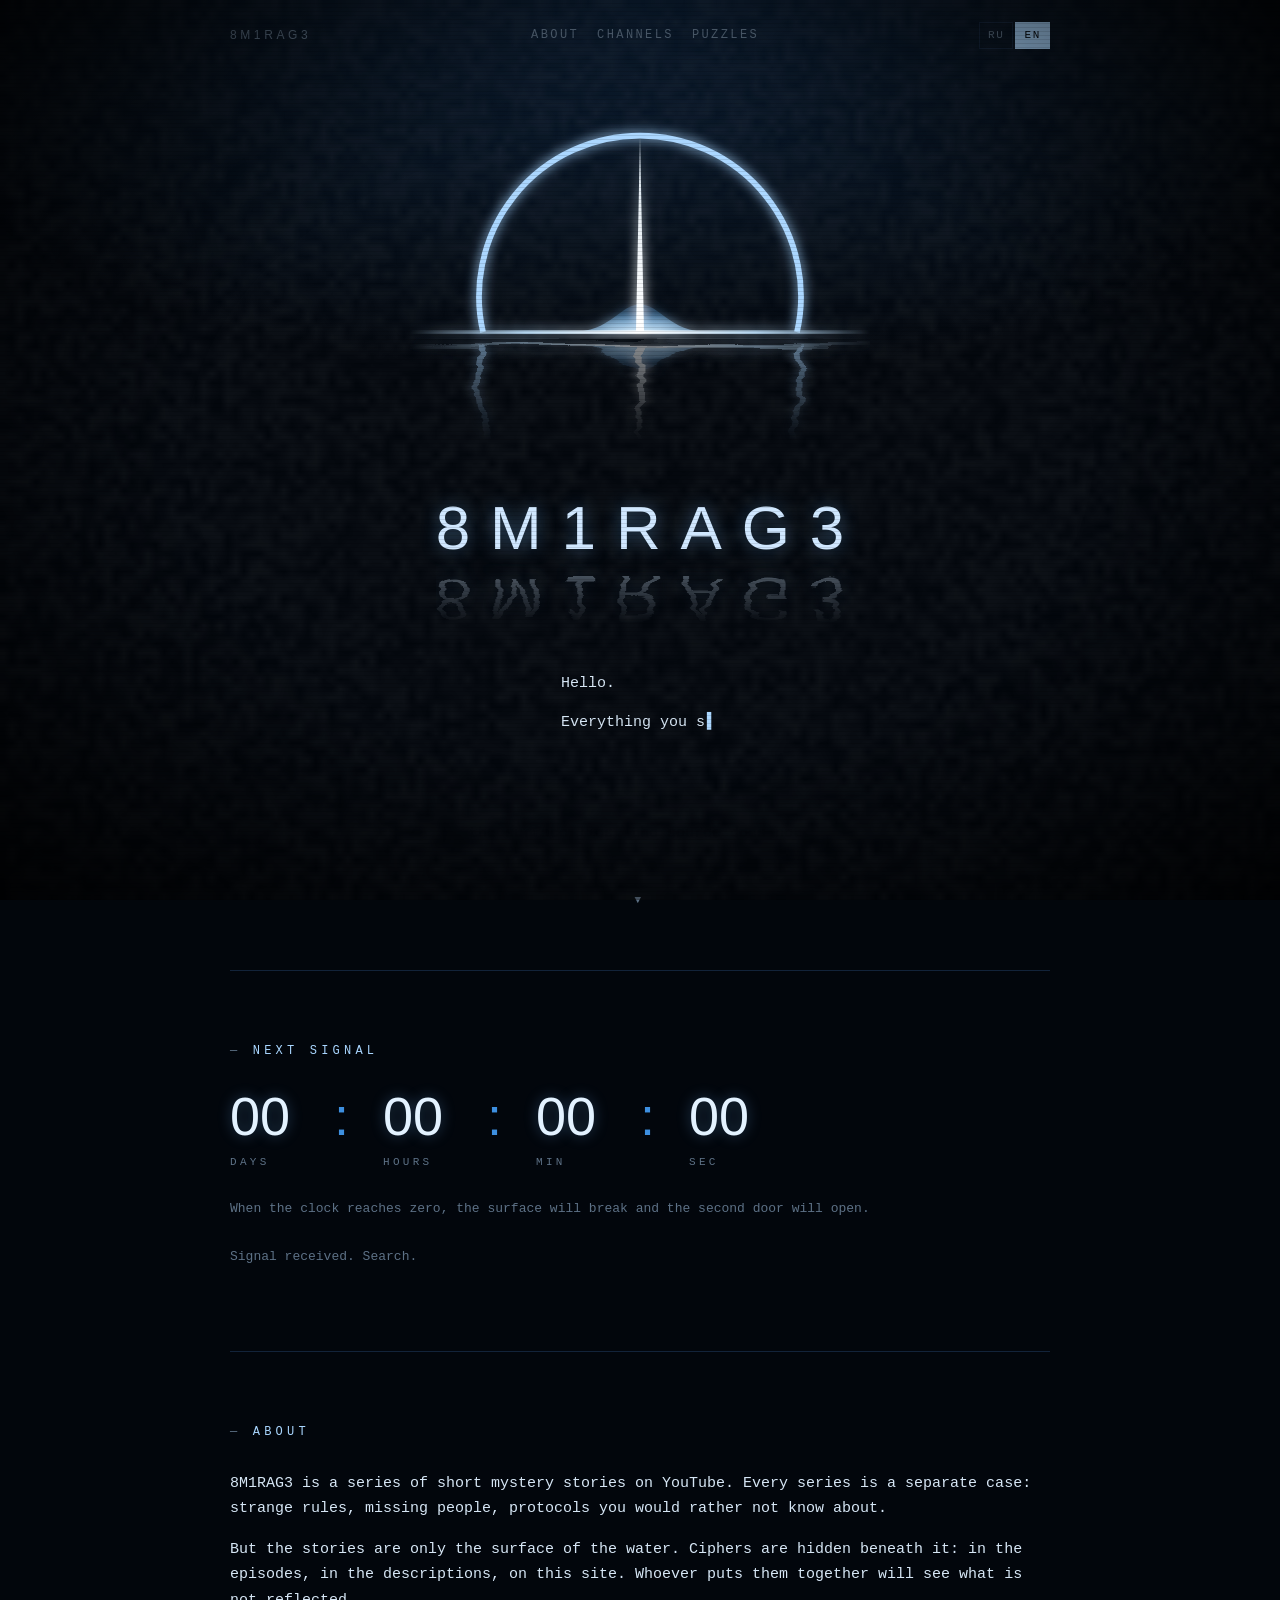
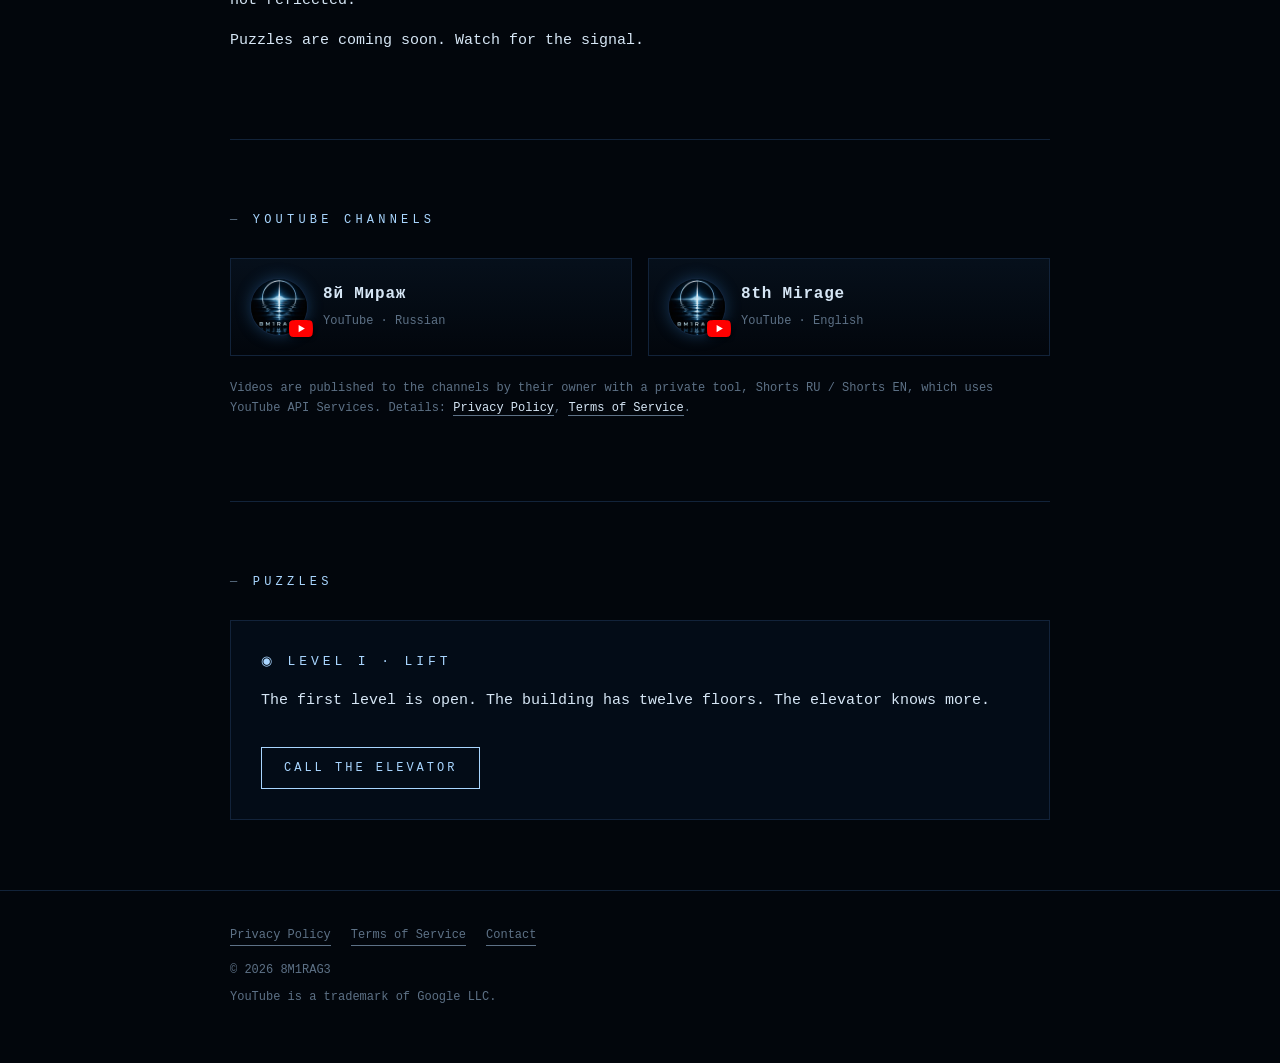
<file: index.html>
<!doctype html>
<html lang="en" data-lang="en">
<head>
<meta charset="utf-8">
<meta name="viewport" content="width=device-width, initial-scale=1">
<meta http-equiv="Content-Security-Policy" content="default-src 'self'; script-src 'self' https://gc.zgo.at; style-src 'self' 'unsafe-inline' https://fonts.googleapis.com; font-src https://fonts.gstatic.com; img-src 'self' data: https://*.goatcounter.com; connect-src 'self' https://*.goatcounter.com; base-uri 'self'; form-action 'self'; object-src 'none'">
<meta name="referrer" content="strict-origin-when-cross-origin">
<title data-ru="8M1RAG3" data-en="8M1RAG3">8M1RAG3</title>
<meta name="description" content="8M1RAG3 — mystery short stories on YouTube, ciphers and puzzles.">
<meta property="og:title" content="8M1RAG3">
<meta property="og:description" content="Everything you see is a reflection.">
<meta property="og:image" content="poster.webp">
<link rel="icon" href="mirage.svg" type="image/svg+xml">
<link rel="preconnect" href="https://fonts.googleapis.com">
<link rel="stylesheet" href="https://fonts.googleapis.com/css2?family=IBM+Plex+Mono:wght@400;700&family=Michroma&display=swap">
<link rel="stylesheet" href="style.css">
</head>
<body>
<!--
  [base64]
-->
<svg class="svgdefs" aria-hidden="true">
  <filter id="water" x="-5%" y="-20%" width="110%" height="140%">
    <feTurbulence type="fractalNoise" baseFrequency="0.006 0.08" numOctaves="2" seed="3" result="n">
      <animate attributeName="baseFrequency" dur="10s" values="0.006 0.08;0.01 0.12;0.006 0.08" repeatCount="indefinite"/>
    </feTurbulence>
    <feDisplacementMap in="SourceGraphic" in2="n" scale="16" xChannelSelector="R" yChannelSelector="G"/>
  </filter>
</svg>
<canvas id="noise"></canvas>
<div class="scanlines"></div>
<div class="vignette"></div>

<div class="wrap">
  <header class="top">
    <a class="home-link" href="index.html">8M1RAG3</a>
    <nav>
      <a href="#about"><span data-l="ru">О проекте</span><span data-l="en">About</span></a>
      <a href="#channels"><span data-l="ru">Каналы</span><span data-l="en">Channels</span></a>
      <a href="puzzles.html"><span data-l="ru">Загадки</span><span data-l="en">Puzzles</span></a>
    </nav>
    <div class="lang"><button data-set="ru">RU</button><button data-set="en">EN</button></div>
  </header>

  <section class="hero">
    <div class="mark">
      <img class="real" src="mirage.svg" alt="8M1RAG3">
      <img class="reflect" src="mirage.svg" alt="" aria-hidden="true">
    </div>
    <h1 class="word">8M1RAG3</h1>
    <div class="word reflect" aria-hidden="true">8M1RAG3</div>

    <template data-msg="ru">
      <p>Здравствуй.</p>
      <p>Всё, что ты видишь, — лишь отражение. Правда лежит по другую сторону.</p>
      <p>Мы ищем тех, кто умеет отличить одно от другого.</p>
      <p>Удачи.</p>
    </template>
    <template data-msg="en">
      <p>Hello.</p>
      <p>Everything you see is only a reflection. The truth lies on the other side.</p>
      <p>We are looking for those who can tell one from the other.</p>
      <p>Good luck.</p>
    </template>
    <div class="message" data-typed></div>
    <p class="void">the surface lies. the source does not.</p>
    <div class="scroll-hint">▼</div>
  </section>

  <section id="signal">
    <h2><span data-l="ru">Следующий сигнал</span><span data-l="en">Next signal</span></h2>
    <div class="countdown">
      <div class="cell"><div class="num" data-d>00</div><div class="lbl"><span data-l="ru">дней</span><span data-l="en">days</span></div></div>
      <div class="sep">:</div>
      <div class="cell"><div class="num" data-h>00</div><div class="lbl"><span data-l="ru">часов</span><span data-l="en">hours</span></div></div>
      <div class="sep">:</div>
      <div class="cell"><div class="num" data-m>00</div><div class="lbl"><span data-l="ru">минут</span><span data-l="en">min</span></div></div>
      <div class="sep">:</div>
      <div class="cell"><div class="num" data-s>00</div><div class="lbl"><span data-l="ru">секунд</span><span data-l="en">sec</span></div></div>
    </div>
    <p class="signal-note">
      <span data-l="ru">Когда счётчик дойдёт до нуля, поверхность дрогнет и откроется вторая дверь.</span>
      <span data-l="en">When the clock reaches zero, the surface will break and the second door will open.</span>
    </p>
    <p class="signal-note signal-live" hidden>
      <span data-l="ru">Сигнал получен. Ищи.</span>
      <span data-l="en">Signal received. Search.</span>
    </p>
  </section>

  <section id="about">
    <h2><span data-l="ru">О проекте</span><span data-l="en">About</span></h2>
    <div data-l="ru">
      <p>8M1RAG3 — это короткие мистические истории на YouTube. Каждый сериал — отдельное дело: странные правила, пропавшие люди, протоколы, о которых лучше не знать.</p>
      <p>Но истории — только поверхность воды. Под ней спрятаны шифры: в сериях, в описаниях, на этом сайте. Тот, кто соберёт их вместе, увидит то, что не отражается.</p>
      <p>Скоро здесь появятся загадки. Следи за сигналом.</p>
    </div>
    <div data-l="en">
      <p>8M1RAG3 is a series of short mystery stories on YouTube. Every series is a separate case: strange rules, missing people, protocols you would rather not know about.</p>
      <p>But the stories are only the surface of the water. Ciphers are hidden beneath it: in the episodes, in the descriptions, on this site. Whoever puts them together will see what is not reflected.</p>
      <p>Puzzles are coming soon. Watch for the signal.</p>
    </div>
  </section>

  <section id="channels">
    <h2><span data-l="ru">Каналы на YouTube</span><span data-l="en">YouTube channels</span></h2>
    <div class="channels">
      <a class="channel" href="https://www.youtube.com/channel/UC3V9OMhAj-2E0dM-iH7ePkg" target="_blank" rel="noopener">
        <span class="ava"><img src="avatar-ru.jpg" alt="8й Мираж"><svg class="yt" viewBox="0 0 28 20" aria-label="YouTube"><path fill="#FF0000" d="M27.4 3.1A3.5 3.5 0 0 0 25 .6C22.8 0 14 0 14 0S5.2 0 3 .6A3.5 3.5 0 0 0 .6 3.1C0 5.3 0 10 0 10s0 4.7.6 6.9A3.5 3.5 0 0 0 3 19.4c2.2.6 11 .6 11 .6s8.8 0 11-.6a3.5 3.5 0 0 0 2.4-2.5c.6-2.2.6-6.9.6-6.9s0-4.7-.6-6.9Z"/><path fill="#fff" d="m11.2 14.3 7.3-4.3-7.3-4.3v8.6Z"/></svg></span>
        <span><b>8й Мираж</b><small><span data-l="ru">YouTube · на русском</span><span data-l="en">YouTube · Russian</span></small></span>
      </a>
      <a class="channel" href="https://www.youtube.com/channel/UCgP9jRkaAJPh_b6TvErUX9g" target="_blank" rel="noopener">
        <span class="ava"><img src="avatar-en.jpg" alt="8th Mirage"><svg class="yt" viewBox="0 0 28 20" aria-label="YouTube"><path fill="#FF0000" d="M27.4 3.1A3.5 3.5 0 0 0 25 .6C22.8 0 14 0 14 0S5.2 0 3 .6A3.5 3.5 0 0 0 .6 3.1C0 5.3 0 10 0 10s0 4.7.6 6.9A3.5 3.5 0 0 0 3 19.4c2.2.6 11 .6 11 .6s8.8 0 11-.6a3.5 3.5 0 0 0 2.4-2.5c.6-2.2.6-6.9.6-6.9s0-4.7-.6-6.9Z"/><path fill="#fff" d="m11.2 14.3 7.3-4.3-7.3-4.3v8.6Z"/></svg></span>
        <span><b>8th Mirage</b><small><span data-l="ru">YouTube · на английском</span><span data-l="en">YouTube · English</span></small></span>
      </a>
    </div>
    <p class="yt-note">
      <span data-l="ru">Видео публикуются на каналах владельцем с помощью собственного инструмента Shorts RU / Shorts EN, который использует YouTube API Services. Подробнее: <a href="privacy.html">Политика конфиденциальности</a>, <a href="terms.html">Условия использования</a>.</span>
      <span data-l="en">Videos are published to the channels by their owner with a private tool, Shorts RU / Shorts EN, which uses YouTube API Services. Details: <a href="privacy.html">Privacy Policy</a>, <a href="terms.html">Terms of Service</a>.</span>
    </p>
  </section>

  <section id="puzzles">
    <h2><span data-l="ru">Загадки</span><span data-l="en">Puzzles</span></h2>
    <div class="gate">
      <div class="status"><span data-l="ru">УРОВЕНЬ I · ЛИФТ</span><span data-l="en">LEVEL I · LIFT</span></div>
      <p><span data-l="ru">Первый уровень открыт. В доме двенадцать этажей. Лифт знает больше.</span><span data-l="en">The first level is open. The building has twelve floors. The elevator knows more.</span></p>
      <a class="btn" href="lift.html"><span data-l="ru">Вызвать лифт</span><span data-l="en">Call the elevator</span></a>
    </div>
  </section>
</div>

<footer>
  <div class="wrap">
    <div class="links">
      <a href="privacy.html"><span data-l="ru">Политика конфиденциальности</span><span data-l="en">Privacy Policy</span></a>
      <a href="terms.html"><span data-l="ru">Условия использования</span><span data-l="en">Terms of Service</span></a>
      <a href="mailto:cciccaddaa.33.01@gmail.com"><span data-l="ru">Связь</span><span data-l="en">Contact</span></a>
    </div>
    <p>© 2026 8M1RAG3</p>
    <p><span data-l="ru">YouTube является товарным знаком Google LLC.</span><span data-l="en">YouTube is a trademark of Google LLC.</span></p>
  </div>
</footer>

<script src="site.js"></script>
</body>
</html>
</file>
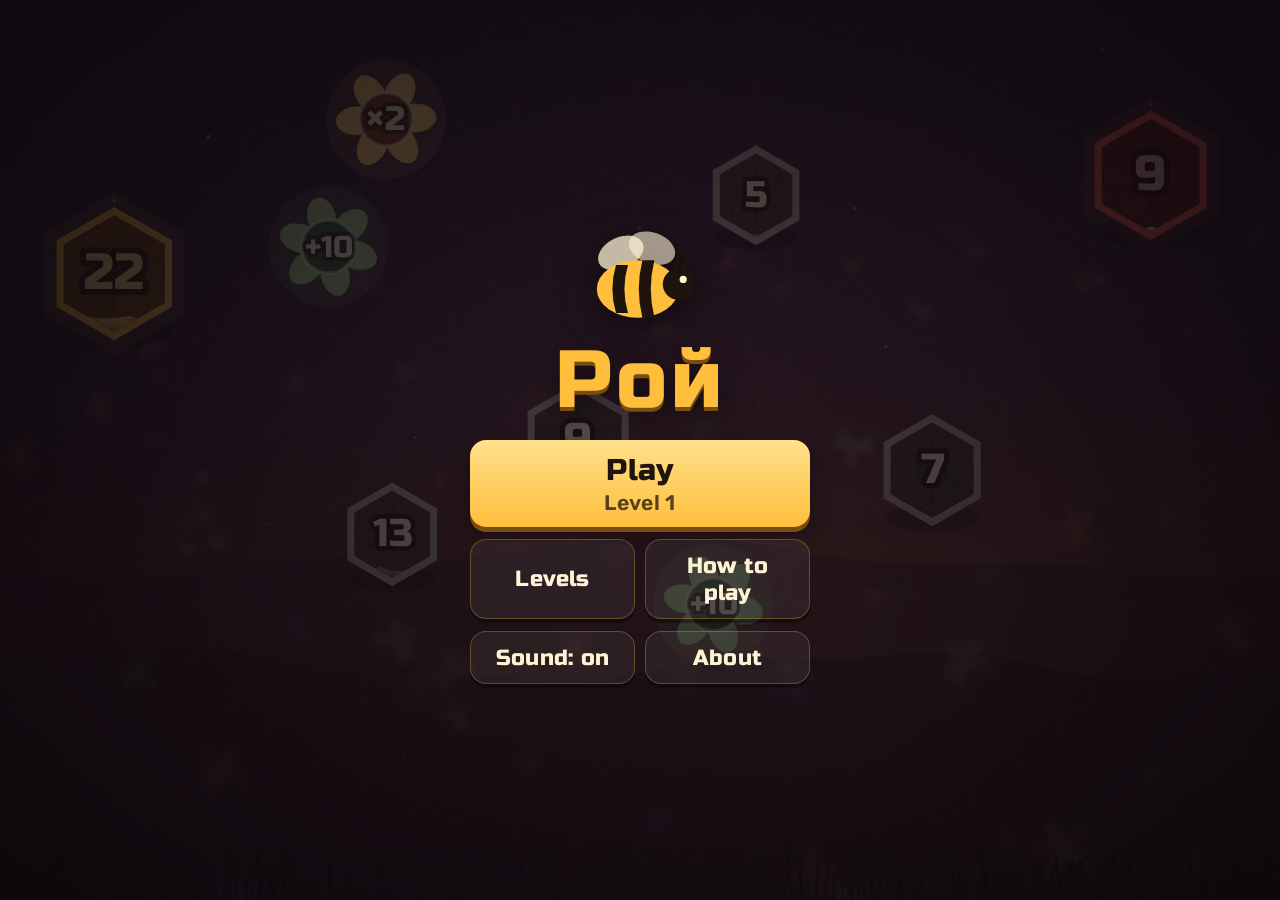
<file: roy/index.html>
<!doctype html>
<html lang="ru">
<head>
<meta charset="utf-8">
<meta name="viewport" content="width=device-width, initial-scale=1, maximum-scale=1, user-scalable=no, viewport-fit=cover">
<meta name="theme-color" content="#1b1120">
<meta name="format-detection" content="telephone=no">
<link rel="manifest" href="manifest.webmanifest">
<link rel="icon" type="image/png" sizes="192x192" href="icons/icon-192.png">
<link rel="apple-touch-icon" href="icons/apple-touch-icon.png">
<meta name="apple-mobile-web-app-capable" content="yes">
<meta name="mobile-web-app-capable" content="yes">
<meta name="apple-mobile-web-app-status-bar-style" content="black-translucent">
<meta name="apple-mobile-web-app-title" content="Рой">
<title>Рой</title>
<style>
@font-face{font-family:'Rubik';font-style:normal;font-weight:300 900;font-display:swap;src:url(fonts/Rubik-cyrillic.woff2) format('woff2');unicode-range:U+0301, U+0400-045F, U+0490-0491, U+04B0-04B1, U+2116;}
@font-face{font-family:'Rubik';font-style:normal;font-weight:300 900;font-display:swap;src:url(fonts/Rubik-latin-ext.woff2) format('woff2');unicode-range:U+0100-02BA, U+02BD-02C5, U+02C7-02CC, U+02CE-02D7, U+02DD-02FF, U+0304, U+0308, U+0329, U+1D00-1DBF, U+1E00-1E9F, U+1EF2-1EFF, U+2020, U+20A0-20AB, U+20AD-20C4, U+2113, U+2C60-2C7F, U+A720-A7FF;}
@font-face{font-family:'Rubik';font-style:normal;font-weight:300 900;font-display:swap;src:url(fonts/Rubik-latin.woff2) format('woff2');unicode-range:U+0000-00FF, U+0131, U+0152-0153, U+02BB-02BC, U+02C6, U+02DA, U+02DC, U+0304, U+0308, U+0329, U+2000-206F, U+20AC, U+2122, U+2191, U+2193, U+2212, U+2215, U+FEFF, U+FFFD;}
@font-face{font-family:'Russo One';font-style:normal;font-weight:400;font-display:swap;src:url(fonts/RussoOne-cyrillic.woff2) format('woff2');unicode-range:U+0301, U+0400-045F, U+0490-0491, U+04B0-04B1, U+2116;}
@font-face{font-family:'Russo One';font-style:normal;font-weight:400;font-display:swap;src:url(fonts/RussoOne-latin-ext.woff2) format('woff2');unicode-range:U+0100-02BA, U+02BD-02C5, U+02C7-02CC, U+02CE-02D7, U+02DD-02FF, U+0304, U+0308, U+0329, U+1D00-1DBF, U+1E00-1E9F, U+1EF2-1EFF, U+2020, U+20A0-20AB, U+20AD-20C4, U+2113, U+2C60-2C7F, U+A720-A7FF;}
@font-face{font-family:'Russo One';font-style:normal;font-weight:400;font-display:swap;src:url(fonts/RussoOne-latin.woff2) format('woff2');unicode-range:U+0000-00FF, U+0131, U+0152-0153, U+02BB-02BC, U+02C6, U+02DA, U+02DC, U+0304, U+0308, U+0329, U+2000-206F, U+20AC, U+2122, U+2191, U+2193, U+2212, U+2215, U+FEFF, U+FFFD;}
:root{
  color-scheme:dark;
  --bg:#1b1120; --bg2:#2a1824; --warm:#4a2a18;
  --amber:#ffbf3c; --amber-hi:#ffe08a; --amber-deep:#7a4c0e;
  --coral:#ff5f4f; --coral-deep:#6a1d18;
  --violet:#b27dff; --grey:#b9ad9f;
  --sage:#9fd08a; --sage-deep:#2f5a33;
  --cream:#fff3d6; --ink:#1e130d;
  --panel:rgba(32,19,16,.9); --panel-line:rgba(255,191,60,.28);
  --font-display:"Russo One","Arial Black",Impact,sans-serif;
  --font-body:Rubik,"Trebuchet MS","Segoe UI",Roboto,sans-serif;
  --sat:env(safe-area-inset-top,0px); --sab:env(safe-area-inset-bottom,0px);
  --sal:max(16px,env(safe-area-inset-left,0px)); --sar:max(16px,env(safe-area-inset-right,0px));
  --ui:clamp(14px,1.2vmin + 10px,21px);
  /* round action buttons (abilities, send share); stays above the 48dp touch minimum */
  --btnD:clamp(64px,6.5vmin + 33px,82px);
}
*{box-sizing:border-box}
html,body{height:100%;margin:0;padding:0;overflow:hidden;background:var(--bg);overscroll-behavior:none}
body{position:fixed;inset:0;touch-action:none;user-select:none;-webkit-user-select:none;-webkit-touch-callout:none;-webkit-tap-highlight-color:transparent;
  font-family:var(--font-body);font-size:var(--ui);color:var(--cream)}
button{font:inherit;color:inherit;-webkit-tap-highlight-color:transparent;touch-action:manipulation}
#cv{position:fixed;inset:0;width:100%;height:100%;display:block;touch-action:none}
.hide{display:none!important}

/* HUD */
#hud{position:fixed;top:0;left:0;right:0;z-index:3;display:flex;align-items:center;gap:12px;pointer-events:none;
  padding:calc(var(--sat) + 8px) var(--sar) 8px var(--sal);background:linear-gradient(to bottom,rgba(18,10,14,.78),rgba(18,10,14,0))}
.ibtn{pointer-events:auto;flex:none;width:clamp(44px,5vmin + 24px,58px);height:clamp(44px,5vmin + 24px,58px);border-radius:14px;border:1px solid var(--panel-line);background:var(--panel);
  color:var(--amber);display:grid;place-items:center;cursor:pointer;transition:transform .08s}
.ibtn:active{transform:scale(.92)}
.ibtn svg{width:46%;height:46%}
.hinfo{display:flex;flex-direction:column;line-height:1.1;min-width:0}
#hLevel{font-family:var(--font-display);font-size:1.12em;color:var(--amber);white-space:nowrap;text-shadow:0 2px 0 rgba(0,0,0,.4)}
#hTime{font-size:.9em;opacity:.85;white-space:nowrap;font-variant-numeric:tabular-nums}
#hTime.over{color:var(--coral);opacity:.9}
#bar{flex:1;min-width:60px;height:14px;border-radius:8px;overflow:hidden;display:flex;background:rgba(0,0,0,.4);box-shadow:inset 0 0 0 1px rgba(0,0,0,.4)}
#bar i{display:block;height:100%;transition:width .35s ease}
#barP{background:linear-gradient(var(--amber-hi),var(--amber))}
#barH{background:var(--violet)}
#barE{background:var(--coral)}

/* ability bar */
#dock{position:fixed;z-index:3;left:50%;transform:translateX(-50%);bottom:calc(var(--sab) + 8px);width:calc(100% - 24px);display:flex;flex-direction:column;align-items:center;gap:8px;pointer-events:none}
#dockRow{display:flex;align-items:center;justify-content:center;gap:12px;min-height:var(--btnD);width:100%}
/* the send-share button sits at the right; a matching spacer on the left keeps the abilities centred */
#dockRow::before{content:"";flex:none;width:var(--sendW)}
#dockMid{flex:1;min-width:0;display:flex;flex-wrap:wrap;align-items:center;justify-content:center;gap:12px}
#bSend{--sendW:var(--btnD);pointer-events:auto;flex:none;width:var(--sendW);height:var(--sendW);border-radius:50%;cursor:pointer;padding:0;
  border:2px solid var(--amber);background:radial-gradient(circle at 50% 35%,#4a2c14,#24150d);color:var(--cream);
  display:flex;flex-direction:column;align-items:center;justify-content:center;box-shadow:0 4px 12px rgba(0,0,0,.4);transition:transform .08s}
#bSend b{font-family:var(--font-display);font-size:1.15em;line-height:1;color:var(--amber-hi)}
#bSend small{font-size:.6em;margin-top:2px;opacity:.85}
#bSend:active{transform:scale(.92)}
#bSend:focus-visible{outline:3px solid var(--amber-hi);outline-offset:2px}
#dockRow{--sendW:var(--btnD)}
#abbar{display:flex;gap:clamp(10px,2vmin,18px)}
.ab{pointer-events:auto;position:relative;width:var(--btnD);height:var(--btnD);border-radius:50%;border:0;cursor:pointer;padding:0;
  background:radial-gradient(circle,#2d1b12 0 62%,transparent 63%),conic-gradient(var(--amber) calc(var(--p,1) * 1turn),rgba(255,255,255,.12) 0);
  display:flex;flex-direction:column;align-items:center;justify-content:center;transition:transform .08s,filter .2s;box-shadow:0 4px 12px rgba(0,0,0,.4)}
.ab svg{width:40%;height:40%;margin-top:-4px}
.ab b{font-weight:600;font-size:.62em;margin-top:1px;white-space:nowrap}
.ab:active{transform:scale(.92)}
.ab.cool{filter:saturate(.3) brightness(.8)}
.ab.armed{box-shadow:0 0 0 3px var(--amber-hi),0 0 22px rgba(255,191,60,.7);animation:armed .8s ease-in-out infinite alternate}
@keyframes armed{to{transform:scale(1.08)}}
@media (orientation:landscape) and (max-height:560px){
  #dock{left:auto;transform:none;right:var(--sar);top:calc(var(--sat) + 64px);bottom:calc(var(--sab) + 8px);width:clamp(150px,22vw,200px);justify-content:center}
  #dockRow{flex-direction:column;min-height:0;gap:8px;--sendW:58px}
  #dockRow::before{display:none}
  #dockMid{flex:none;flex-direction:column;gap:8px}
  #abbar{flex-direction:column;gap:8px}
  .ab{width:58px;height:58px}
}

#bX2{pointer-events:auto;max-width:260px;line-height:1.15;font-size:.9em;white-space:nowrap}
#tip{width:min(360px,100%);padding:10px 14px;border-radius:14px;
  background:var(--panel);border:1px solid rgba(159,208,138,.4);text-align:center;line-height:1.35;font-size:.92em;pointer-events:none;transition:opacity .6s}
#tip.fade{opacity:0}
@media (orientation:landscape) and (max-height:560px){ #tip{font-size:.8em;padding:8px 10px} }
#toast{position:fixed;z-index:4;left:50%;top:calc(var(--sat) + 74px);transform:translate(-50%,-8px);padding:8px 14px;border-radius:12px;background:var(--panel);
  border:1px solid var(--panel-line);font-weight:600;opacity:0;pointer-events:none;transition:opacity .2s,transform .2s;white-space:nowrap}
#toast.show{opacity:1;transform:translate(-50%,0)}

/* buttons */
.btn{display:flex;flex-direction:column;align-items:center;justify-content:center;gap:2px;width:100%;min-height:50px;padding:12px 18px;border-radius:16px;border:0;cursor:pointer;
  font-family:var(--font-display);font-size:1.08em;letter-spacing:.01em;background:linear-gradient(var(--amber-hi),var(--amber));color:var(--ink);
  box-shadow:0 5px 0 var(--amber-deep),0 8px 18px rgba(0,0,0,.35);transition:transform .08s,box-shadow .08s}
.btn:active{transform:translateY(3px);box-shadow:0 2px 0 var(--amber-deep),0 4px 10px rgba(0,0,0,.35)}
.btn.sec{background:rgba(255,243,214,.06);color:var(--cream);border:1px solid var(--panel-line);box-shadow:0 4px 0 rgba(0,0,0,.35)}
.btn.sec:active{box-shadow:0 1px 0 rgba(0,0,0,.35)}
.btn.rw{width:auto;min-height:44px;padding:10px 16px;font-size:.92em;background:linear-gradient(#bff0a6,var(--sage));box-shadow:0 4px 0 var(--sage-deep),0 8px 18px rgba(0,0,0,.35)}
.btn small{font-family:var(--font-body);font-size:.7em;font-weight:600;opacity:.75}
.row{display:flex;gap:10px;width:100%}

/* screens */
.scr{position:fixed;inset:0;z-index:10;display:none;align-items:center;justify-content:center;
  padding:calc(var(--sat) + 12px) var(--sar) calc(var(--sab) + 12px) var(--sal)}
.scr.show{display:flex;animation:fadein .25s ease-out}
@keyframes fadein{from{opacity:0}}
.modal{background:rgba(12,6,12,.6)}
.card{width:min(360px,100%);max-height:100%;overflow:auto;padding:24px 20px 20px;border-radius:22px;text-align:center;display:flex;flex-direction:column;gap:12px;align-items:center;
  background:linear-gradient(165deg,#3d2617,#231427 75%);border:1px solid var(--panel-line);box-shadow:0 24px 60px rgba(0,0,0,.55);animation:pop .3s cubic-bezier(.2,1.4,.5,1)}
@keyframes pop{from{transform:scale(.85);opacity:0}}
.card h2{margin:0;font:1.7em/1.1 var(--font-display);color:var(--amber)}
.card.lose h2{color:var(--coral)}
.card p{margin:0;opacity:.85;line-height:1.35}
.badge{font-family:var(--font-display);font-size:.8em;padding:5px 12px;border-radius:99px;background:var(--sage);color:var(--ink)}
#iIcon{width:110px;height:110px}
#iSvg{width:84px;height:84px;color:var(--amber)}
#iSvg svg{width:100%;height:100%}

#sMenu{background:radial-gradient(ellipse at 50% 45%,rgba(24,14,22,.72),rgba(12,7,12,.9))}
.menuwrap{width:min(340px,100%);display:flex;flex-direction:column;align-items:center;gap:12px}
.logo{display:flex;flex-direction:column;align-items:center;margin-bottom:6px}
.logo svg{width:clamp(90px,16vmin,150px);height:auto;animation:bob 2.4s ease-in-out infinite;filter:drop-shadow(0 8px 16px rgba(0,0,0,.5))}
@keyframes bob{50%{transform:translateY(-8px) rotate(-3deg)}}
.logo h1{margin:4px 0 0;font:clamp(48px,9vmin,84px)/1 var(--font-display);color:var(--amber);letter-spacing:.04em;text-shadow:0 4px 0 var(--amber-deep),0 10px 30px rgba(0,0,0,.5)}
.btn.big{min-height:68px;font-size:1.45em}
@media (orientation:landscape) and (max-height:560px){
  .menuwrap{width:min(560px,100%);display:grid;grid-template-columns:1fr 1fr;align-items:center;gap:10px 18px}
  .logo{grid-row:1 / span 3}
  .card{padding:16px;gap:8px}
  .card h2{font-size:1.4em}
}

.panel{flex-direction:column;justify-content:flex-start;background:linear-gradient(rgba(20,12,16,.94),rgba(27,17,32,.97));gap:10px}
.panel header{width:min(560px,100%);display:flex;align-items:center;gap:12px;flex:none}
.panel header h2{margin:0;font:1.4em var(--font-display);color:var(--amber);flex:1}
.scroll{touch-action:pan-y;overflow-y:auto;-webkit-overflow-scrolling:touch;overscroll-behavior:contain;width:min(560px,100%);flex:1;min-height:0;scrollbar-width:thin;scrollbar-color:rgba(255,191,60,.35) transparent}
.scroll::-webkit-scrollbar{width:6px}.scroll::-webkit-scrollbar-thumb{background:rgba(255,191,60,.35);border-radius:3px}
#lvStars{font-family:var(--font-display);color:var(--amber-hi);white-space:nowrap}

.grid{display:grid;grid-template-columns:repeat(4,1fr);gap:6px 4px;padding:6px 6px 60px}
.cell{position:relative;aspect-ratio:1/0.9;border:0;padding:0;cursor:pointer;background:none}
.cell:nth-child(4n+2),.cell:nth-child(4n+4){transform:translateY(50%)}
.cell .hx{position:absolute;inset:0;clip-path:polygon(25% 2%,75% 2%,100% 50%,75% 98%,25% 98%,0 50%);background:linear-gradient(160deg,var(--amber-hi),var(--amber) 55%,#d48c1c);
  display:flex;flex-direction:column;align-items:center;justify-content:center;color:var(--ink);transition:transform .1s}
.cell:active .hx{transform:scale(.92)}
.cell .num{font:clamp(18px,3.4vmin + 6px,28px)/1 var(--font-display)}
.cell .st{display:flex;gap:1px;margin-top:3px}
.cell .st svg{width:clamp(10px,1.6vmin + 4px,15px);height:auto}
.cell.locked .hx{background:linear-gradient(160deg,#4d4038,#2f2622);color:rgba(255,243,214,.35)}
.cell.cur .hx{background:linear-gradient(160deg,#fff4c4,var(--amber-hi) 60%,var(--amber));box-shadow:none;animation:cur 1.2s ease-in-out infinite alternate}
@keyframes cur{to{filter:brightness(1.15)}}

.stars{display:flex;gap:10px;justify-content:center;height:64px;align-items:flex-end}
.stars svg{width:54px;height:54px;transform:scale(0);transition:transform .35s cubic-bezier(.2,1.8,.5,1)}
.stars svg:nth-child(2){width:64px;height:64px}
.stars svg.on{transform:scale(1)}
#wList{list-style:none;margin:0;padding:0;font-size:.9em;text-align:left;display:flex;flex-direction:column;gap:4px}
#wList li{opacity:.55}#wList li.ok{opacity:1}
#wList li::before{content:'✗';display:inline-block;width:1.4em;color:var(--coral)}
#wList li.ok::before{content:'✓';color:var(--sage)}

.hitem{display:flex;gap:12px;align-items:flex-start;padding:10px 4px;border-bottom:1px solid rgba(255,191,60,.12)}
.hitem canvas,.hitem .sv{flex:none;width:52px;height:52px;color:var(--amber)}
.hitem .sv svg{width:100%;height:100%}
.hitem h3{margin:0 0 2px;font:1em var(--font-display);color:var(--amber-hi)}
.hitem p{margin:0;line-height:1.35;opacity:.88;font-size:.92em}
.hsec{font:1.05em var(--font-display);color:var(--amber);margin:16px 4px 2px}
#licText{white-space:pre-wrap;font:12px/1.4 ui-monospace,Consolas,monospace;background:rgba(0,0,0,.3);padding:12px;border-radius:10px;margin:10px 0 40px;opacity:.85;user-select:text;-webkit-user-select:text}
.about p{line-height:1.45}

#curtain{position:fixed;inset:0;z-index:20;pointer-events:none;opacity:0;background:radial-gradient(circle at 50% 50%,#3d2617,#120a10);transition:opacity .22s}
#curtain.on{opacity:1;pointer-events:auto}
@media (prefers-reduced-motion:reduce){*{animation-duration:.01s!important;transition-duration:.01s!important}}
</style>
<script>window.__sdkPromise = Promise.resolve(false);</script>
</head>
<body>
<canvas id="cv"></canvas>

<div id="hud" class="hide">
  <button id="bPause" class="ibtn" type="button" data-i18n-label="paused"><svg viewBox="0 0 24 24" fill="currentColor"><rect x="5" y="4" width="5" height="16" rx="1.5"/><rect x="14" y="4" width="5" height="16" rx="1.5"/></svg></button>
  <div class="hinfo"><div id="hLevel"></div><div id="hTime"></div></div>
  <div id="bar"><i id="barP"></i><i id="barH"></i><i id="barE"></i></div>
</div>

<div id="dock" class="hide">
  <div id="tip" class="hide"></div>
  <div id="dockRow">
  <div id="dockMid">
  <button id="bX2" class="btn rw hide" type="button" data-i18n="rw_x2"></button>
  <div id="abbar">
  <button class="ab" id="ab_honey" type="button"><svg viewBox="0 0 24 24" fill="#ffbf3c"><path d="M12 2c3 4.5 6 8 6 11.5A6 6 0 0 1 6 13.5C6 10 9 6.5 12 2z"/><path d="M9.5 14a2.5 2.5 0 0 0 2.5 2.5" stroke="#fff3d6" stroke-width="1.6" fill="none" stroke-linecap="round"/></svg><b data-i18n="ab_honey"></b></button>
  <button class="ab" id="ab_boost" type="button"><svg viewBox="0 0 24 24" fill="#ffe08a"><path d="M13 2L4 14h6l-1 8 9-12h-6z"/></svg><b data-i18n="ab_boost"></b></button>
  <button class="ab" id="ab_smoke" type="button"><svg viewBox="0 0 24 24" fill="#d8cfc4"><circle cx="8" cy="14" r="5"/><circle cx="15" cy="11" r="6"/><circle cx="17" cy="17" r="4"/></svg><b data-i18n="ab_smoke"></b></button>
  </div>
  </div>
  <button id="bSend" type="button"><b id="bSendPct">50%</b><small data-i18n="send"></small></button>
  </div>
</div>
<div id="toast"></div>

<section id="sMenu" class="scr">
  <div class="menuwrap">
    <div class="logo">
      <svg viewBox="0 0 120 100" aria-hidden="true">
        <ellipse cx="44" cy="30" rx="20" ry="13" fill="#fff3d6" opacity=".75" transform="rotate(-25 44 30)"/>
        <ellipse cx="70" cy="26" rx="20" ry="13" fill="#fff3d6" opacity=".6" transform="rotate(20 70 26)"/>
        <ellipse cx="58" cy="60" rx="34" ry="24" fill="#ffbf3c"/>
        <path d="M40 40 q-6 20 0 40 h10 q-6 -20 0 -40z M62 36 q-6 24 0 48 h10 q-6 -24 0 -48z" fill="#1e130d"/>
        <circle cx="92" cy="56" r="13" fill="#1e130d"/>
        <circle cx="96" cy="52" r="3" fill="#fff3d6"/>
        <path d="M24 60 l-12 2 l12 4z" fill="#1e130d"/>
        <path d="M96 44 q4 -12 12 -14 M90 44 q0 -12 6 -18" stroke="#1e130d" stroke-width="3" fill="none" stroke-linecap="round"/>
      </svg>
      <h1 data-title></h1>
    </div>
    <button id="mPlay" class="btn big" type="button"><span data-i18n="play"></span><small id="mLvl"></small></button>
    <div class="row"><button id="mLevels" class="btn sec" type="button" data-i18n="levels"></button><button id="mHow" class="btn sec" type="button" data-i18n="howto"></button></div>
    <div class="row"><button id="mSound" class="btn sec" type="button"></button><button id="mAbout" class="btn sec" type="button" data-i18n="about"></button></div>
  </div>
</section>

<section id="sLevels" class="scr panel">
  <header><button id="lvBack" class="ibtn" type="button" data-i18n-label="back"><svg viewBox="0 0 24 24" fill="none" stroke="currentColor" stroke-width="3" stroke-linecap="round" stroke-linejoin="round"><path d="M15 5l-7 7 7 7"/></svg></button><h2 data-i18n="levels"></h2><span id="lvStars"></span></header>
  <div id="lvGrid" class="scroll grid"></div>
</section>

<section id="sPause" class="scr modal"><div class="card">
  <h2 data-i18n="paused"></h2>
  <button id="pResume" class="btn" type="button" data-i18n="resume"></button>
  <div class="row"><button id="pRestart" class="btn sec" type="button" data-i18n="restart"></button><button id="pLevels" class="btn sec" type="button" data-i18n="levels"></button></div>
  <div class="row"><button id="pHow" class="btn sec" type="button" data-i18n="howto"></button><button id="pSound" class="btn sec" type="button"></button></div>
</div></section>

<section id="sWin" class="scr modal"><div class="card">
  <h2 data-i18n="win"></h2>
  <div class="stars" id="wStars"></div>
  <ul id="wList"></ul>
  <p id="wTime"></p>
  <button id="wNext" class="btn" type="button" data-i18n="next"></button>
  <div class="row"><button id="wRetry" class="btn sec" type="button" data-i18n="retry"></button><button id="wLevels" class="btn sec" type="button" data-i18n="levels"></button></div>
</div></section>

<section id="sLose" class="scr modal"><div class="card lose">
  <h2 data-i18n="lose"></h2>
  <p data-i18n="lose_text"></p>
  <button id="lCont" class="btn rw" type="button" data-i18n="rw_continue"></button>
  <button id="lRetry" class="btn" type="button" data-i18n="retry"></button>
  <button id="lLevels" class="btn sec" type="button" data-i18n="levels"></button>
</div></section>

<section id="sIntro" class="scr modal"><div class="card">
  <div class="badge" data-i18n="new"></div>
  <canvas id="iIcon" width="220" height="220"></canvas>
  <div id="iSvg" class="hide"></div>
  <h2 id="iTitle"></h2>
  <p id="iText"></p>
  <button id="iOk" class="btn" type="button" data-i18n="got_it"></button>
</div></section>

<section id="sHelp" class="scr panel">
  <header><button id="hBack" class="ibtn" type="button" data-i18n-label="back"><svg viewBox="0 0 24 24" fill="none" stroke="currentColor" stroke-width="3" stroke-linecap="round" stroke-linejoin="round"><path d="M15 5l-7 7 7 7"/></svg></button><h2 data-i18n="howto"></h2></header>
  <div id="helpBody" class="scroll"></div>
</section>

<section id="sAbout" class="scr panel">
  <header><button id="aBack" class="ibtn" type="button" data-i18n-label="back"><svg viewBox="0 0 24 24" fill="none" stroke="currentColor" stroke-width="3" stroke-linecap="round" stroke-linejoin="round"><path d="M15 5l-7 7 7 7"/></svg></button><h2 data-i18n="about"></h2></header>
  <div class="scroll about">
    <p><b data-title></b> — <span data-i18n="about_text"></span></p>
    <h3 class="hsec" data-i18n="about_fonts"></h3>
    <p>Russo One © 2011–2012 Jovanny Lemonad<br>Rubik © 2015 The Rubik Project Authors</p>
    <p data-i18n="about_lic"></p>
    <button id="aLic" class="btn sec" type="button" data-i18n="show_lic"></button>
    <pre id="licText" class="hide"></pre>
  </div>
</section>

<div id="curtain"></div>

<script src="license.js"></script>
<script src="platform.js"></script>
<script src="i18n.js"></script>
<script src="audio.js"></script>
<script src="game.js"></script>
<script>
if ('serviceWorker' in navigator && (location.protocol === 'https:' || location.hostname === 'localhost')) {
  window.addEventListener('load', function () { navigator.serviceWorker.register('sw.js').catch(function () {}); });
}
</script>
</body>
</html>
</file>
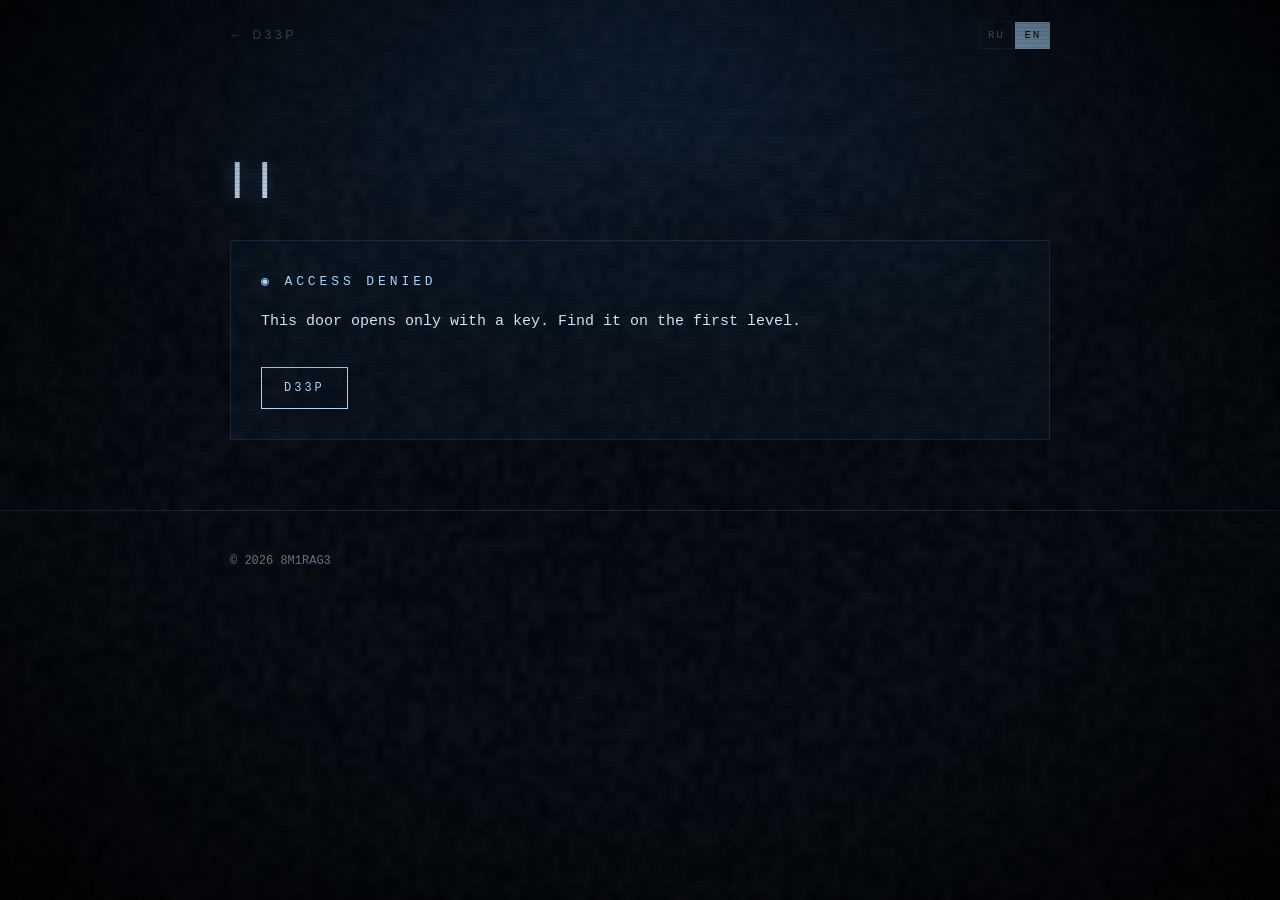
<file: b4e1c9.html>
<!doctype html>
<html lang="en" data-lang="en">
<head>
<meta charset="utf-8">
<meta name="viewport" content="width=device-width, initial-scale=1">
<meta http-equiv="Content-Security-Policy" content="default-src 'self'; script-src 'self' https://gc.zgo.at; style-src 'self' 'unsafe-inline' https://fonts.googleapis.com; font-src https://fonts.gstatic.com; img-src 'self' data: https://*.goatcounter.com; connect-src 'self' https://*.goatcounter.com; base-uri 'self'; form-action 'self'; object-src 'none'">
<meta name="referrer" content="no-referrer">
<meta name="robots" content="noindex, nofollow">
<title data-ru="II — 8M1RAG3" data-en="II — 8M1RAG3">II — 8M1RAG3</title>
<link rel="icon" href="mirage.svg" type="image/svg+xml">
<link rel="preconnect" href="https://fonts.googleapis.com">
<link rel="stylesheet" href="https://fonts.googleapis.com/css2?family=IBM+Plex+Mono:wght@400;700&family=Michroma&display=swap">
<link rel="stylesheet" href="style.css">
</head>
<body>
<canvas id="noise"></canvas>
<div class="scanlines"></div>
<div class="vignette"></div>

<div class="wrap">
  <header class="top">
    <a class="home-link" href="puzzles.html">← D33P</a>
    <nav></nav>
    <div class="lang"><button data-set="ru">RU</button><button data-set="en">EN</button></div>
  </header>

  <section>
    <h1 class="page-title">II</h1>
    <div class="sealed" data-page="b4e1c9.html">
      <div class="gate" style="margin-top:30px">
        <div class="status"><span data-l="ru">ДОСТУП ЗАКРЫТ</span><span data-l="en">ACCESS DENIED</span></div>
        <p>
          <span data-l="ru">Эта дверь открывается только ключом. Найди его на первом уровне.</span>
          <span data-l="en">This door opens only with a key. Find it on the first level.</span>
        </p>
        <a class="btn" href="puzzles.html">D33P</a>
      </div>
    </div>
  </section>
</div>

<footer>
  <div class="wrap">
    <p>© 2026 8M1RAG3</p>
  </div>
</footer>

<script src="puzzles-data.js"></script>
<script src="site.js"></script>
</body>
</html>
</file>
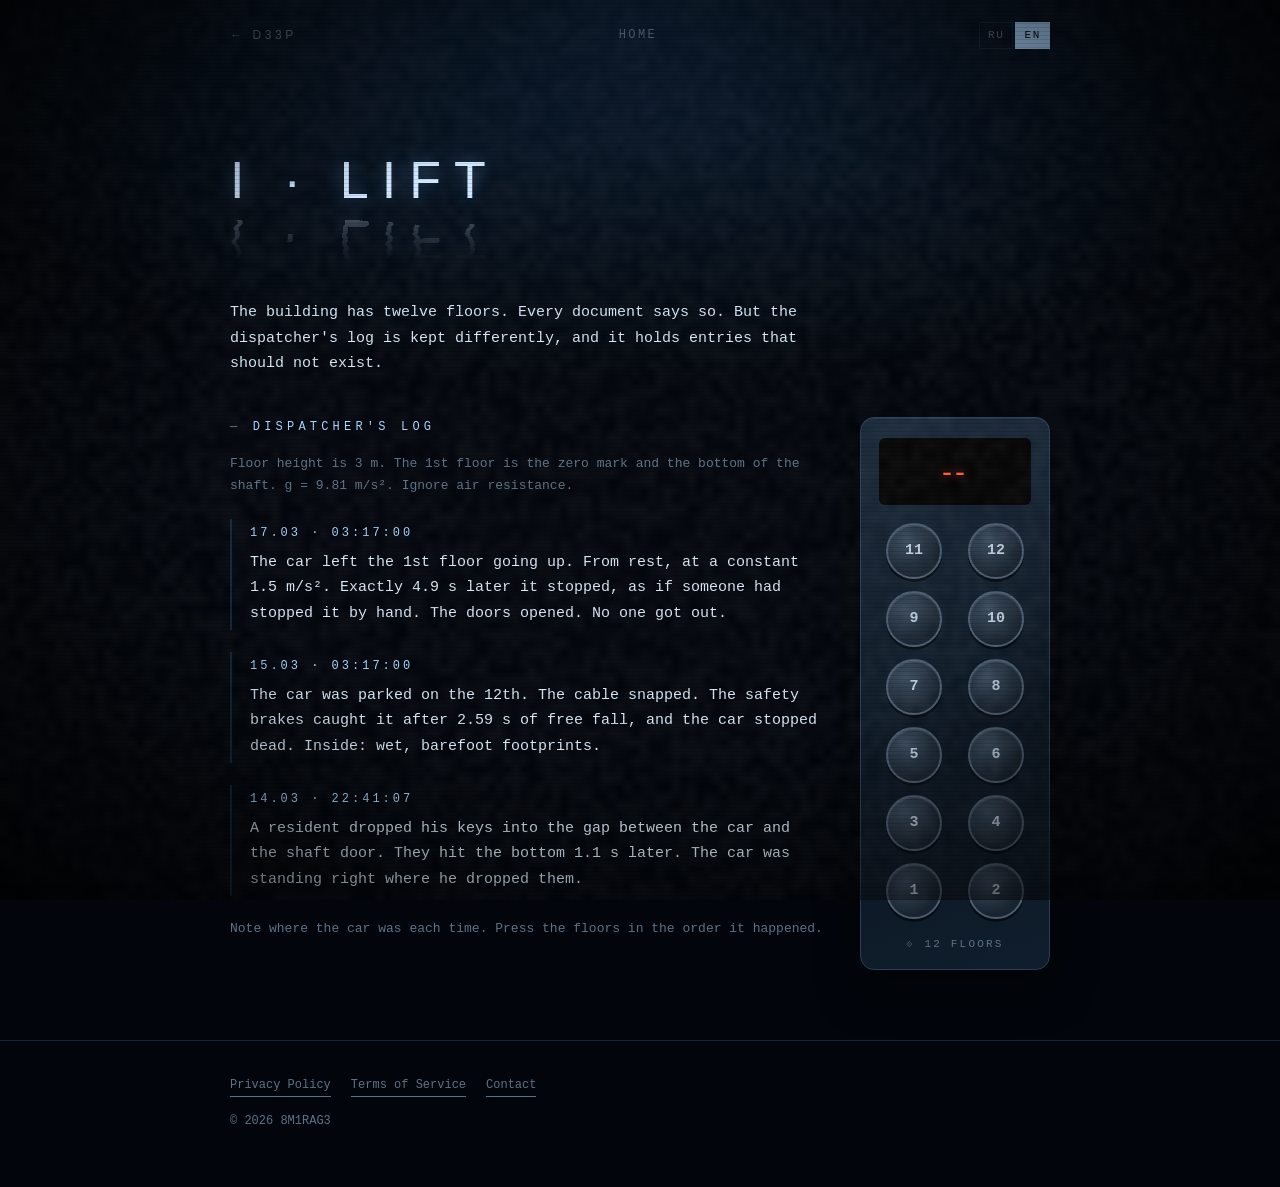
<file: lift.html>
<!doctype html>
<html lang="en" data-lang="en">
<head>
<meta charset="utf-8">
<meta name="viewport" content="width=device-width, initial-scale=1">
<meta http-equiv="Content-Security-Policy" content="default-src 'self'; script-src 'self' https://gc.zgo.at; style-src 'self' 'unsafe-inline' https://fonts.googleapis.com; font-src https://fonts.gstatic.com; img-src 'self' data: https://*.goatcounter.com; connect-src 'self' https://*.goatcounter.com; base-uri 'self'; form-action 'self'; object-src 'none'">
<meta name="robots" content="noindex">
<meta name="referrer" content="strict-origin-when-cross-origin">
<title data-ru="I. Лифт — 8M1RAG3" data-en="I. Elevator — 8M1RAG3">I. Elevator — 8M1RAG3</title>
<link rel="icon" href="mirage.svg" type="image/svg+xml">
<link rel="preconnect" href="https://fonts.googleapis.com">
<link rel="stylesheet" href="https://fonts.googleapis.com/css2?family=IBM+Plex+Mono:wght@400;700&family=Michroma&display=swap">
<link rel="stylesheet" href="style.css">
</head>
<body>
<!-- the panel remembers only the last three floors you pressed -->
<svg class="svgdefs" aria-hidden="true">
  <filter id="water" x="-5%" y="-20%" width="110%" height="140%">
    <feTurbulence type="fractalNoise" baseFrequency="0.006 0.08" numOctaves="2" seed="13" result="n">
      <animate attributeName="baseFrequency" dur="10s" values="0.006 0.08;0.01 0.12;0.006 0.08" repeatCount="indefinite"/>
    </feTurbulence>
    <feDisplacementMap in="SourceGraphic" in2="n" scale="14" xChannelSelector="R" yChannelSelector="G"/>
  </filter>
</svg>
<canvas id="noise"></canvas>
<div class="scanlines"></div>
<div class="vignette"></div>

<div class="wrap">
  <header class="top">
    <a class="home-link" href="puzzles.html">← D33P</a>
    <nav>
      <a href="index.html"><span data-l="ru">Главная</span><span data-l="en">Home</span></a>
    </nav>
    <div class="lang"><button data-set="ru">RU</button><button data-set="en">EN</button></div>
  </header>

  <section>
    <h1 class="page-title">I · <span data-l="ru">ЛИФТ</span><span data-l="en">LIFT</span></h1>
    <div class="page-title reflect" aria-hidden="true">I · <span data-l="ru">ЛИФТ</span><span data-l="en">LIFT</span></div>

    <p class="intro">
      <span data-l="ru">В доме двенадцать этажей. Так написано в каждом документе. Но журнал диспетчера ведётся по-другому, и в нём есть записи, которых не должно быть.</span>
      <span data-l="en">The building has twelve floors. Every document says so. But the dispatcher's log is kept differently, and it holds entries that should not exist.</span>
    </p>

    <div class="lift">
      <div class="logbook">
        <h2><span data-l="ru">Журнал диспетчера</span><span data-l="en">Dispatcher's log</span></h2>
        <p class="spec">
          <span data-l="ru">Высота этажа — 3 м. Пол 1-го этажа — нулевая отметка и дно шахты. g = 9,81 м/с². Сопротивлением воздуха пренебречь.</span>
          <span data-l="en">Floor height is 3 m. The 1st floor is the zero mark and the bottom of the shaft. g = 9.81 m/s². Ignore air resistance.</span>
        </p>

        <article class="entry">
          <div class="stamp">17.03 · 03:17:00</div>
          <p>
            <span data-l="ru">Кабина тронулась с 1-го этажа вверх. Из состояния покоя, с постоянным ускорением 1,5 м/с². Ровно через 4,9 с она встала, будто её кто-то остановил рукой. Двери открылись. Никто не вышел.</span>
            <span data-l="en">The car left the 1st floor going up. From rest, at a constant 1.5 m/s². Exactly 4.9 s later it stopped, as if someone had stopped it by hand. The doors opened. No one got out.</span>
          </p>
        </article>

        <article class="entry">
          <div class="stamp">15.03 · 03:17:00</div>
          <p>
            <span data-l="ru">Кабина стояла на 12-м. Трос оборвался. Ловители сработали через 2,59 с свободного падения, и кабина встала мгновенно. Внутри — мокрые босые следы.</span>
            <span data-l="en">The car was parked on the 12th. The cable snapped. The safety brakes caught it after 2.59 s of free fall, and the car stopped dead. Inside: wet, barefoot footprints.</span>
          </p>
        </article>

        <article class="entry">
          <div class="stamp">14.03 · 22:41:07</div>
          <p>
            <span data-l="ru">Жилец уронил ключи в щель между кабиной и дверью шахты. Звон о дно — через 1,1 с. Кабина в этот момент стояла там же, где он их уронил.</span>
            <span data-l="en">A resident dropped his keys into the gap between the car and the shaft door. They hit the bottom 1.1 s later. The car was standing right where he dropped them.</span>
          </p>
        </article>

        <p class="spec">
          <span data-l="ru">Запишите, где стояла кабина. Нажимайте в том порядке, в каком это происходило.</span>
          <span data-l="en">Note where the car was each time. Press the floors in the order it happened.</span>
        </p>
      </div>

      <div class="panel" aria-label="elevator panel">
        <div class="display" aria-live="polite">--</div>
        <div class="buttons">
          <button data-floor="11">11</button><button data-floor="12">12</button>
          <button data-floor="9">9</button><button data-floor="10">10</button>
          <button data-floor="7">7</button><button data-floor="8">8</button>
          <button data-floor="5">5</button><button data-floor="6">6</button>
          <button data-floor="3">3</button><button data-floor="4">4</button>
          <button data-floor="1">1</button><button data-floor="2">2</button>
        </div>
        <button class="b13" data-floor="13" hidden>13</button>
        <div class="panel-foot">⟐ <span data-l="ru">12 этажей</span><span data-l="en">12 floors</span></div>
      </div>
    </div>

    <div class="reveal" hidden>
      <div class="status"><span data-l="ru">ЭТАЖ 13</span><span data-l="en">FLOOR 13</span></div>
      <p class="reveal-text"></p>
      <p class="signal-note">
        <span data-l="ru">Введи ключ на странице <a href="puzzles.html">D33P</a>.</span>
        <span data-l="en">Enter the key on the <a href="puzzles.html">D33P</a> page.</span>
      </p>
    </div>
  </section>
</div>

<footer>
  <div class="wrap">
    <div class="links">
      <a href="privacy.html"><span data-l="ru">Политика конфиденциальности</span><span data-l="en">Privacy Policy</span></a>
      <a href="terms.html"><span data-l="ru">Условия использования</span><span data-l="en">Terms of Service</span></a>
      <a href="mailto:cciccaddaa.33.01@gmail.com"><span data-l="ru">Связь</span><span data-l="en">Contact</span></a>
    </div>
    <p>© 2026 8M1RAG3</p>
  </div>
</footer>

<script src="puzzles-data.js"></script>
<script src="site.js"></script>
</body>
</html>
</file>
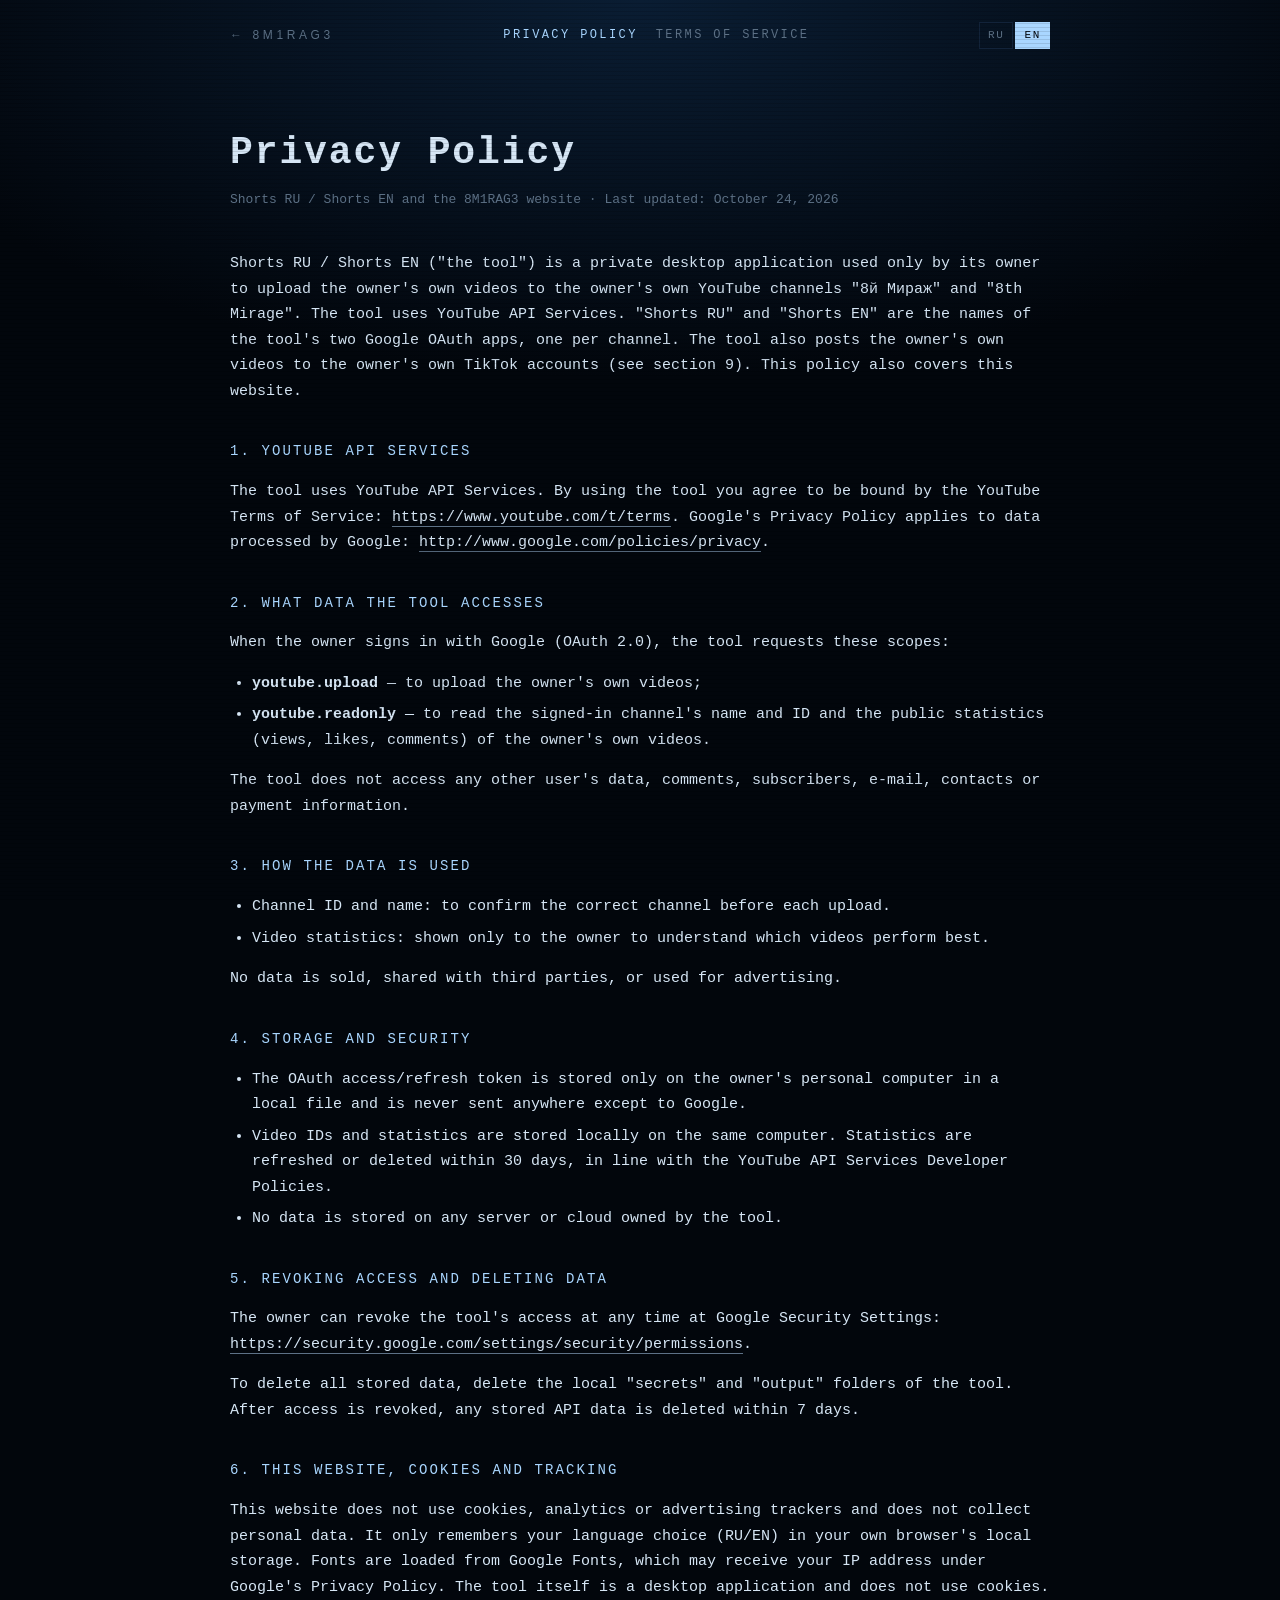
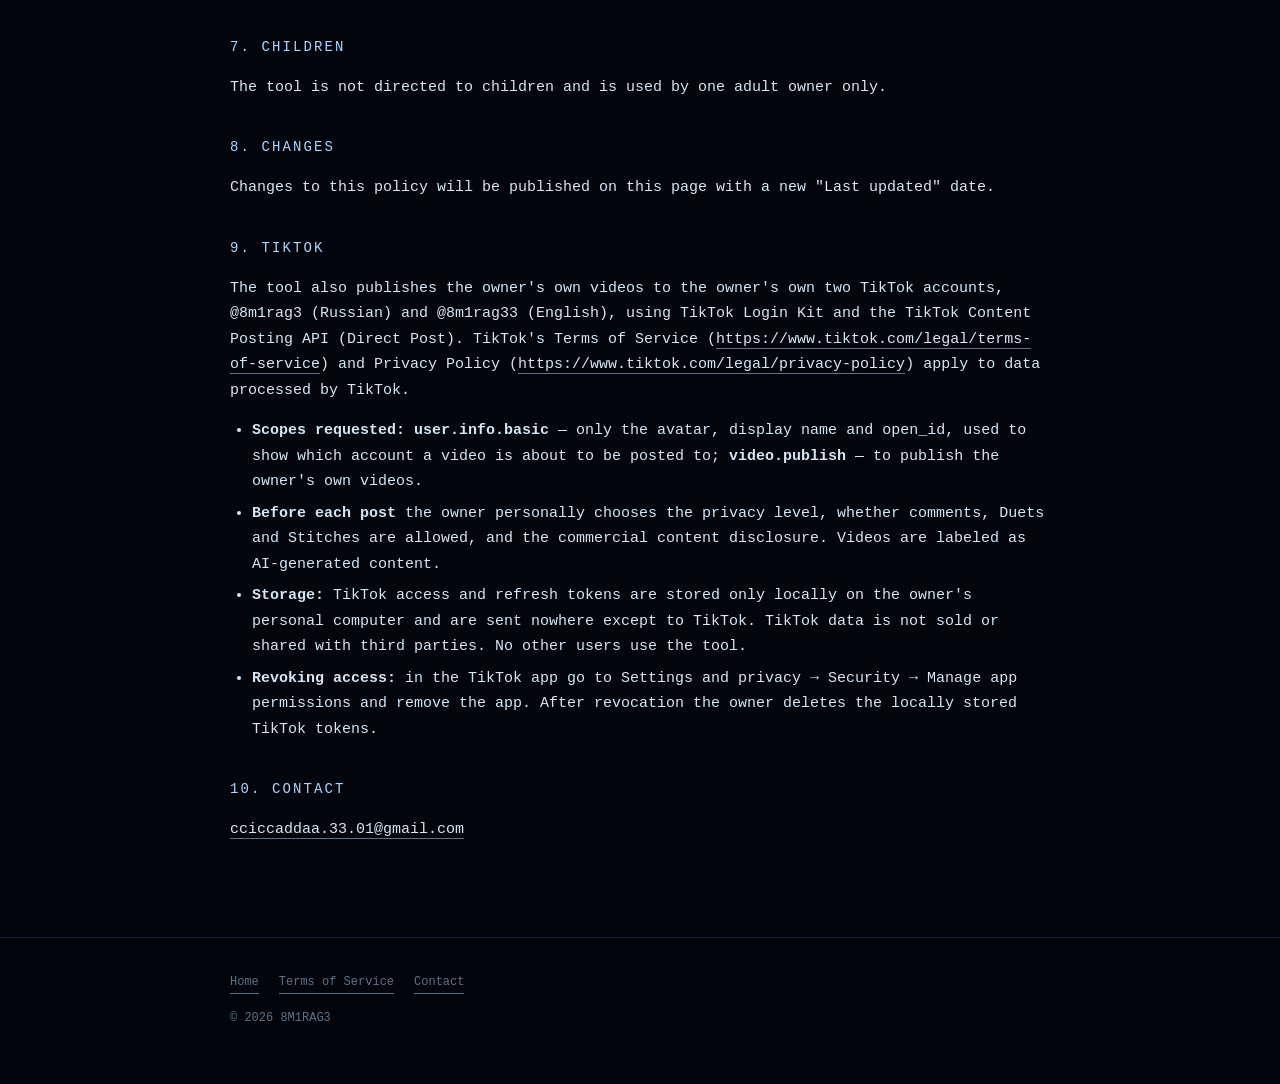
<file: privacy.html>
<!doctype html>
<html lang="en" data-lang="en">
<head>
<meta charset="utf-8">
<meta name="viewport" content="width=device-width, initial-scale=1">
<meta http-equiv="Content-Security-Policy" content="default-src 'self'; script-src 'self' https://gc.zgo.at; style-src 'self' 'unsafe-inline' https://fonts.googleapis.com; font-src https://fonts.gstatic.com; img-src 'self' data: https://*.goatcounter.com; connect-src 'self' https://*.goatcounter.com; base-uri 'self'; form-action 'self'; object-src 'none'">
<meta name="referrer" content="strict-origin-when-cross-origin">
<title data-ru="Политика конфиденциальности — 8M1RAG3" data-en="Privacy Policy — 8M1RAG3">Privacy Policy — 8M1RAG3</title>
<link rel="icon" href="mirage.svg" type="image/svg+xml">
<link rel="preconnect" href="https://fonts.googleapis.com">
<link rel="stylesheet" href="https://fonts.googleapis.com/css2?family=IBM+Plex+Mono:wght@400;700&family=Michroma&display=swap">
<link rel="stylesheet" href="style.css">
</head>
<body>
<div class="scanlines"></div>

<div class="wrap">
  <header class="top">
    <a class="home-link" href="index.html">← 8M1RAG3</a>
    <nav>
      <span class="here"><span data-l="ru">Политика конфиденциальности</span><span data-l="en">Privacy Policy</span></span>
      <a href="terms.html"><span data-l="ru">Условия использования</span><span data-l="en">Terms of Service</span></a>
    </nav>
    <div class="lang"><button data-set="ru">RU</button><button data-set="en">EN</button></div>
  </header>

  <!-- ================= ENGLISH ================= -->
  <article class="doc" data-l="en">
    <h1>Privacy Policy</h1>
    <div class="updated">Shorts RU / Shorts EN and the 8M1RAG3 website · Last updated: October 24, 2026</div>

    <p>Shorts RU / Shorts EN ("the tool") is a private desktop application used only by its owner to upload the owner's own videos to the owner's own YouTube channels "8й Мираж" and "8th Mirage". The tool uses YouTube API Services. "Shorts RU" and "Shorts EN" are the names of the tool's two Google OAuth apps, one per channel. The tool also posts the owner's own videos to the owner's own TikTok accounts (see section 9). This policy also covers this website.</p>

    <h3>1. YouTube API Services</h3>
    <p>The tool uses YouTube API Services. By using the tool you agree to be bound by the YouTube Terms of Service: <a href="https://www.youtube.com/t/terms" target="_blank" rel="noopener">https://www.youtube.com/t/terms</a>. Google's Privacy Policy applies to data processed by Google: <a href="http://www.google.com/policies/privacy" target="_blank" rel="noopener">http://www.google.com/policies/privacy</a>.</p>

    <h3>2. What data the tool accesses</h3>
    <p>When the owner signs in with Google (OAuth 2.0), the tool requests these scopes:</p>
    <ul>
      <li><b>youtube.upload</b> — to upload the owner's own videos;</li>
      <li><b>youtube.readonly</b> — to read the signed-in channel's name and ID and the public statistics (views, likes, comments) of the owner's own videos.</li>
    </ul>
    <p>The tool does not access any other user's data, comments, subscribers, e-mail, contacts or payment information.</p>

    <h3>3. How the data is used</h3>
    <ul>
      <li>Channel ID and name: to confirm the correct channel before each upload.</li>
      <li>Video statistics: shown only to the owner to understand which videos perform best.</li>
    </ul>
    <p>No data is sold, shared with third parties, or used for advertising.</p>

    <h3>4. Storage and security</h3>
    <ul>
      <li>The OAuth access/refresh token is stored only on the owner's personal computer in a local file and is never sent anywhere except to Google.</li>
      <li>Video IDs and statistics are stored locally on the same computer. Statistics are refreshed or deleted within 30 days, in line with the YouTube API Services Developer Policies.</li>
      <li>No data is stored on any server or cloud owned by the tool.</li>
    </ul>

    <h3>5. Revoking access and deleting data</h3>
    <p>The owner can revoke the tool's access at any time at Google Security Settings: <a href="https://security.google.com/settings/security/permissions" target="_blank" rel="noopener">https://security.google.com/settings/security/permissions</a>.</p>
    <p>To delete all stored data, delete the local "secrets" and "output" folders of the tool. After access is revoked, any stored API data is deleted within 7 days.</p>

    <h3>6. This website, cookies and tracking</h3>
    <p>This website does not use cookies, analytics or advertising trackers and does not collect personal data. It only remembers your language choice (RU/EN) in your own browser's local storage. Fonts are loaded from Google Fonts, which may receive your IP address under Google's Privacy Policy. The tool itself is a desktop application and does not use cookies.</p>

    <h3>7. Children</h3>
    <p>The tool is not directed to children and is used by one adult owner only.</p>

    <h3>8. Changes</h3>
    <p>Changes to this policy will be published on this page with a new "Last updated" date.</p>

    <h3>9. TikTok</h3>
    <p>The tool also publishes the owner's own videos to the owner's own two TikTok accounts, @8m1rag3 (Russian) and @8m1rag33 (English), using TikTok Login Kit and the TikTok Content Posting API (Direct Post). TikTok's Terms of Service (<a href="https://www.tiktok.com/legal/terms-of-service" target="_blank" rel="noopener">https://www.tiktok.com/legal/terms-of-service</a>) and Privacy Policy (<a href="https://www.tiktok.com/legal/privacy-policy" target="_blank" rel="noopener">https://www.tiktok.com/legal/privacy-policy</a>) apply to data processed by TikTok.</p>
    <ul>
      <li><b>Scopes requested:</b> <b>user.info.basic</b> — only the avatar, display name and open_id, used to show which account a video is about to be posted to; <b>video.publish</b> — to publish the owner's own videos.</li>
      <li><b>Before each post</b> the owner personally chooses the privacy level, whether comments, Duets and Stitches are allowed, and the commercial content disclosure. Videos are labeled as AI-generated content.</li>
      <li><b>Storage:</b> TikTok access and refresh tokens are stored only locally on the owner's personal computer and are sent nowhere except to TikTok. TikTok data is not sold or shared with third parties. No other users use the tool.</li>
      <li><b>Revoking access:</b> in the TikTok app go to Settings and privacy → Security → Manage app permissions and remove the app. After revocation the owner deletes the locally stored TikTok tokens.</li>
    </ul>

    <h3>10. Contact</h3>
    <p><a href="mailto:cciccaddaa.33.01@gmail.com">cciccaddaa.33.01@gmail.com</a></p>
  </article>

  <!-- ================= RUSSIAN ================= -->
  <article class="doc" data-l="ru">
    <h1>Политика конфиденциальности</h1>
    <div class="updated">Shorts RU / Shorts EN и сайт 8M1RAG3 · Обновлено: 24 октября 2026 г.</div>

    <p>Shorts RU / Shorts EN («инструмент») — частное настольное приложение, которым пользуется только его владелец, чтобы загружать собственные видео на свои YouTube-каналы «8й Мираж» и «8th Mirage». Инструмент использует YouTube API Services. «Shorts RU» и «Shorts EN» — названия двух OAuth-приложений Google этого инструмента, по одному на каждый канал. Инструмент также публикует собственные видео владельца в его собственные аккаунты TikTok (см. раздел 9). Эта политика также распространяется на данный сайт.</p>

    <h3>1. YouTube API Services</h3>
    <p>Инструмент использует YouTube API Services. Используя инструмент, вы соглашаетесь с Условиями использования YouTube: <a href="https://www.youtube.com/t/terms" target="_blank" rel="noopener">https://www.youtube.com/t/terms</a>. К данным, которые обрабатывает Google, применяется Политика конфиденциальности Google: <a href="http://www.google.com/policies/privacy" target="_blank" rel="noopener">http://www.google.com/policies/privacy</a>.</p>

    <h3>2. К каким данным есть доступ</h3>
    <p>Когда владелец входит через Google (OAuth 2.0), инструмент запрашивает разрешения:</p>
    <ul>
      <li><b>youtube.upload</b> — загрузка собственных видео владельца;</li>
      <li><b>youtube.readonly</b> — чтение названия и ID канала, под которым выполнен вход, и публичной статистики (просмотры, лайки, комментарии) собственных видео владельца.</li>
    </ul>
    <p>Инструмент не получает доступа к данным других пользователей, комментариям, подписчикам, электронной почте, контактам или платёжной информации.</p>

    <h3>3. Как используются данные</h3>
    <ul>
      <li>ID и название канала — чтобы перед каждой загрузкой убедиться, что выбран нужный канал.</li>
      <li>Статистика видео — показывается только владельцу, чтобы понять, какие видео работают лучше.</li>
    </ul>
    <p>Данные не продаются, не передаются третьим лицам и не используются для рекламы.</p>

    <h3>4. Хранение и безопасность</h3>
    <ul>
      <li>OAuth-токен хранится только на личном компьютере владельца в локальном файле и не отправляется никуда, кроме Google.</li>
      <li>ID видео и статистика хранятся локально на том же компьютере. Статистика обновляется или удаляется в течение 30 дней в соответствии с правилами YouTube API Services для разработчиков.</li>
      <li>Никакие данные не хранятся на серверах или в облаке инструмента.</li>
    </ul>

    <h3>5. Отзыв доступа и удаление данных</h3>
    <p>Владелец может в любой момент отозвать доступ инструмента в настройках безопасности Google: <a href="https://security.google.com/settings/security/permissions" target="_blank" rel="noopener">https://security.google.com/settings/security/permissions</a>.</p>
    <p>Чтобы удалить все сохранённые данные, удалите локальные папки инструмента «secrets» и «output». После отзыва доступа все сохранённые данные API удаляются в течение 7 дней.</p>

    <h3>6. Сайт, cookie и отслеживание</h3>
    <p>Сайт не использует cookie, аналитику и рекламные трекеры и не собирает персональные данные. Он только запоминает выбранный язык (RU/EN) в локальном хранилище вашего браузера. Шрифты загружаются с Google Fonts, который может получить ваш IP-адрес согласно Политике конфиденциальности Google. Сам инструмент — настольное приложение и cookie не использует.</p>

    <h3>7. Дети</h3>
    <p>Инструмент не предназначен для детей, им пользуется только один взрослый владелец.</p>

    <h3>8. Изменения</h3>
    <p>Изменения политики публикуются на этой странице с новой датой обновления.</p>

    <h3>9. TikTok</h3>
    <p>Инструмент также публикует собственные видео владельца в два его собственных аккаунта TikTok — @8m1rag3 (на русском) и @8m1rag33 (на английском) — с помощью TikTok Login Kit и TikTok Content Posting API (Direct Post). К данным, которые обрабатывает TikTok, применяются Условия использования TikTok (<a href="https://www.tiktok.com/legal/terms-of-service" target="_blank" rel="noopener">https://www.tiktok.com/legal/terms-of-service</a>) и Политика конфиденциальности TikTok (<a href="https://www.tiktok.com/legal/privacy-policy" target="_blank" rel="noopener">https://www.tiktok.com/legal/privacy-policy</a>).</p>
    <ul>
      <li><b>Запрашиваемые разрешения:</b> <b>user.info.basic</b> — только аватар, отображаемое имя и open_id, чтобы показать, в какой аккаунт будет опубликовано видео; <b>video.publish</b> — публикация собственных видео владельца.</li>
      <li><b>Перед каждой публикацией</b> владелец сам выбирает уровень приватности, разрешает или запрещает комментарии, дуэты и стежки и указывает, есть ли коммерческий контент. Видео помечаются как созданные ИИ.</li>
      <li><b>Хранение:</b> токены доступа TikTok хранятся только локально на личном компьютере владельца и не отправляются никуда, кроме TikTok. Данные TikTok не продаются и не передаются третьим лицам. Другие пользователи инструментом не пользуются.</li>
      <li><b>Отзыв доступа:</b> в приложении TikTok откройте Настройки и конфиденциальность → Безопасность → Управление разрешениями приложений и удалите приложение. После отзыва владелец удаляет локально сохранённые токены TikTok.</li>
    </ul>

    <h3>10. Контакты</h3>
    <p><a href="mailto:cciccaddaa.33.01@gmail.com">cciccaddaa.33.01@gmail.com</a></p>
  </article>
</div>

<footer>
  <div class="wrap">
    <div class="links">
      <a href="index.html"><span data-l="ru">Главная</span><span data-l="en">Home</span></a>
      <a href="terms.html"><span data-l="ru">Условия использования</span><span data-l="en">Terms of Service</span></a>
      <a href="mailto:cciccaddaa.33.01@gmail.com"><span data-l="ru">Связь</span><span data-l="en">Contact</span></a>
    </div>
    <p>© 2026 8M1RAG3</p>
  </div>
</footer>

<script src="site.js"></script>
</body>
</html>
</file>
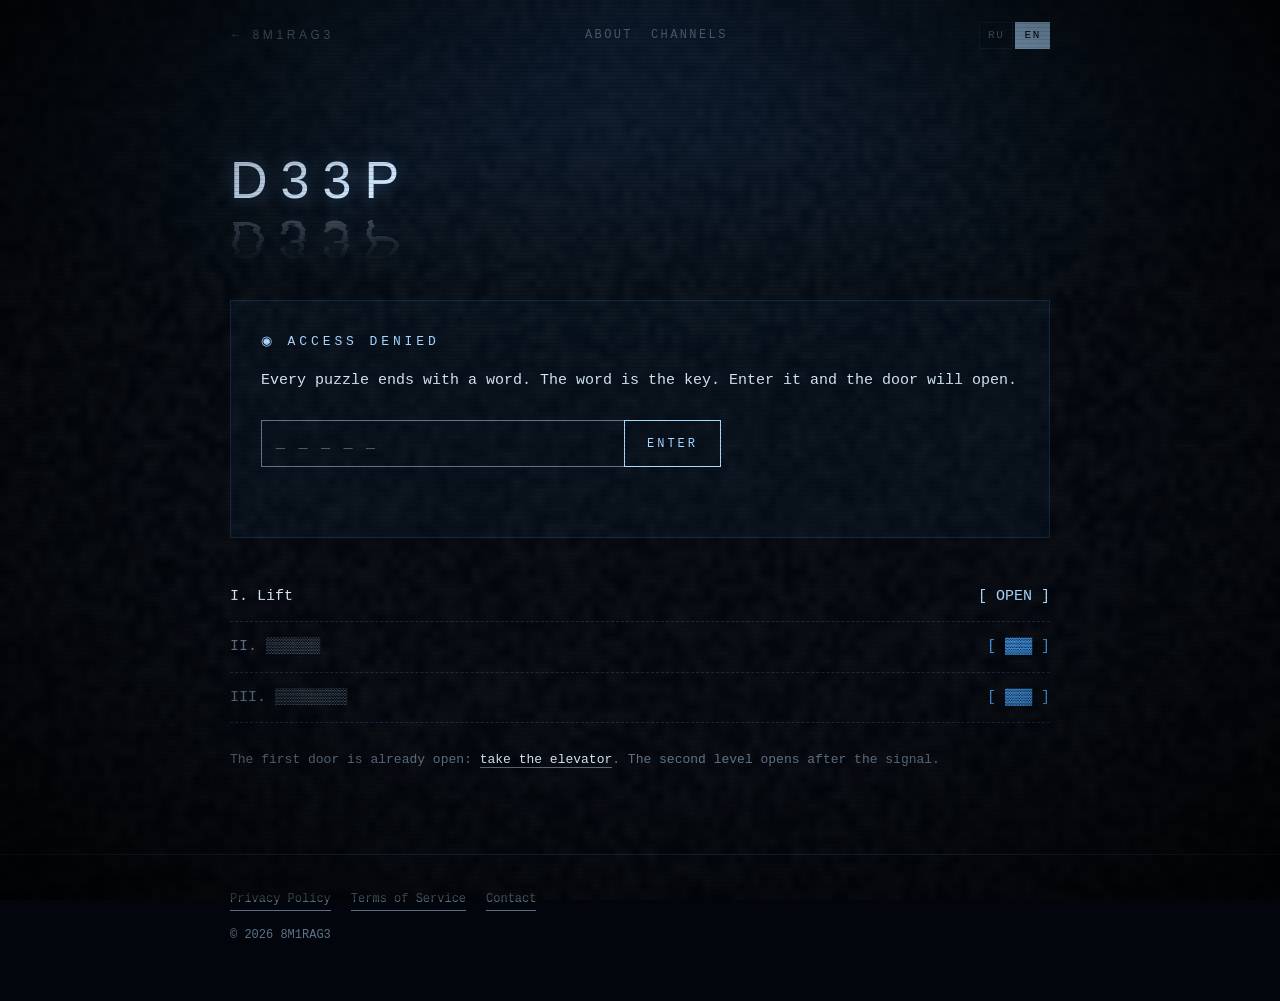
<file: puzzles.html>
<!doctype html>
<html lang="en" data-lang="en">
<head>
<meta charset="utf-8">
<meta name="viewport" content="width=device-width, initial-scale=1">
<meta http-equiv="Content-Security-Policy" content="default-src 'self'; script-src 'self' https://gc.zgo.at; style-src 'self' 'unsafe-inline' https://fonts.googleapis.com; font-src https://fonts.gstatic.com; img-src 'self' data: https://*.goatcounter.com; connect-src 'self' https://*.goatcounter.com; base-uri 'self'; form-action 'self'; object-src 'none'">
<meta name="referrer" content="strict-origin-when-cross-origin">
<title data-ru="Загадки — 8M1RAG3" data-en="Puzzles — 8M1RAG3">Puzzles — 8M1RAG3</title>
<link rel="icon" href="mirage.svg" type="image/svg+xml">
<link rel="preconnect" href="https://fonts.googleapis.com">
<link rel="stylesheet" href="https://fonts.googleapis.com/css2?family=IBM+Plex+Mono:wght@400;700&family=Michroma&display=swap">
<link rel="stylesheet" href="style.css">
</head>
<body>
<svg class="svgdefs" aria-hidden="true">
  <filter id="water" x="-5%" y="-20%" width="110%" height="140%">
    <feTurbulence type="fractalNoise" baseFrequency="0.006 0.08" numOctaves="2" seed="7" result="n">
      <animate attributeName="baseFrequency" dur="10s" values="0.006 0.08;0.01 0.12;0.006 0.08" repeatCount="indefinite"/>
    </feTurbulence>
    <feDisplacementMap in="SourceGraphic" in2="n" scale="14" xChannelSelector="R" yChannelSelector="G"/>
  </filter>
</svg>
<canvas id="noise"></canvas>
<div class="scanlines"></div>
<div class="vignette"></div>

<div class="wrap">
  <header class="top">
    <a class="home-link" href="index.html">← 8M1RAG3</a>
    <nav>
      <a href="index.html#about"><span data-l="ru">О проекте</span><span data-l="en">About</span></a>
      <a href="index.html#channels"><span data-l="ru">Каналы</span><span data-l="en">Channels</span></a>
    </nav>
    <div class="lang"><button data-set="ru">RU</button><button data-set="en">EN</button></div>
  </header>

  <section>
    <h1 class="page-title">D33P</h1>
    <div class="page-title reflect" aria-hidden="true">D33P</div>
    <div class="gate" style="margin-top:30px">
      <div class="status"><span data-l="ru">ДОСТУП ЗАКРЫТ</span><span data-l="en">ACCESS DENIED</span></div>
      <p>
        <span data-l="ru">Каждая загадка заканчивается словом. Слово — это ключ. Введи его, и дверь откроется.</span>
        <span data-l="en">Every puzzle ends with a word. The word is the key. Enter it and the door will open.</span>
      </p>
      <form class="keyform" autocomplete="off">
        <input name="key" type="text" spellcheck="false" aria-label="key" placeholder="_ _ _ _ _">
        <button class="btn" type="submit"><span data-l="ru">Ввод</span><span data-l="en">Enter</span></button>
      </form>
      <div class="verdict" aria-live="polite"></div>
    </div>

    <ul class="levels">
      <li><a href="lift.html">I. <span data-l="ru">Лифт</span><span data-l="en">Lift</span></a><span class="open">[ <span data-l="ru">ОТКРЫТ</span><span data-l="en">OPEN</span> ]</span></li>
      <li><span>II. ▒▒▒▒▒▒</span><span class="lock">[ ▓▓▓ ]</span></li>
      <li><span>III. ▒▒▒▒▒▒▒▒</span><span class="lock">[ ▓▓▓ ]</span></li>
    </ul>
    <p class="signal-note">
      <span data-l="ru">Первая дверь уже открыта: <a href="lift.html">садись в лифт</a>. Второй уровень откроется после сигнала.</span>
      <span data-l="en">The first door is already open: <a href="lift.html">take the elevator</a>. The second level opens after the signal.</span>
    </p>
  </section>
</div>

<footer>
  <div class="wrap">
    <div class="links">
      <a href="privacy.html"><span data-l="ru">Политика конфиденциальности</span><span data-l="en">Privacy Policy</span></a>
      <a href="terms.html"><span data-l="ru">Условия использования</span><span data-l="en">Terms of Service</span></a>
      <a href="mailto:cciccaddaa.33.01@gmail.com"><span data-l="ru">Связь</span><span data-l="en">Contact</span></a>
    </div>
    <p>© 2026 8M1RAG3</p>
  </div>
</footer>

<script src="puzzles-data.js"></script>
<script src="site.js"></script>
</body>
</html>
</file>
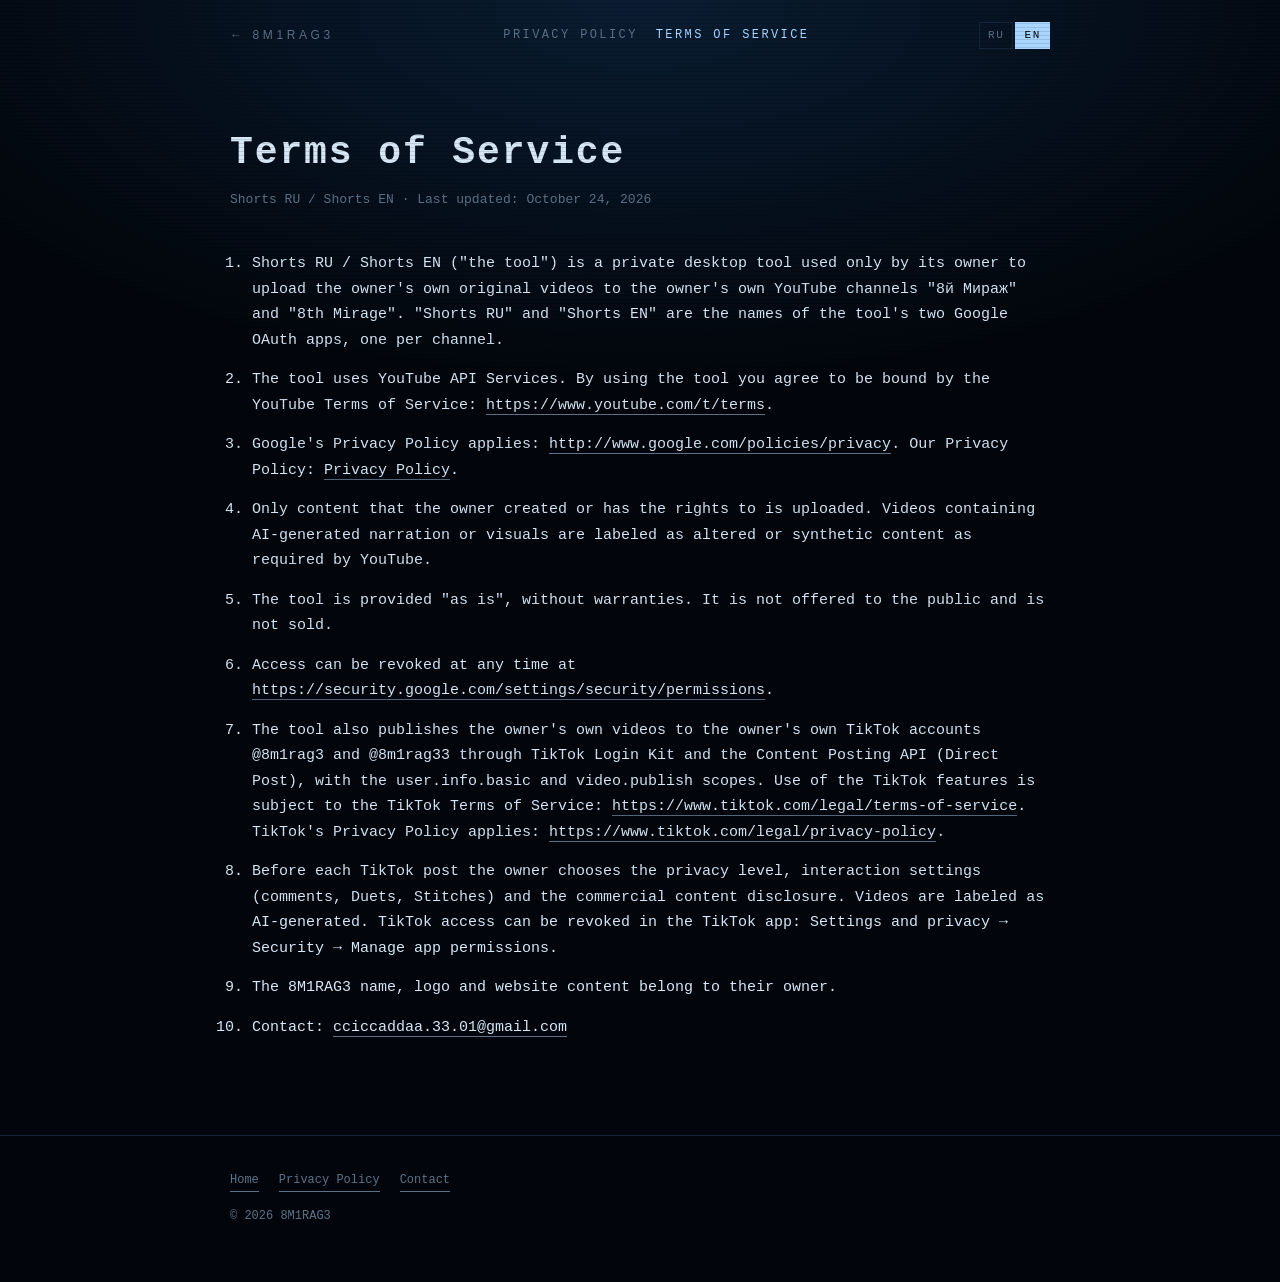
<file: terms.html>
<!doctype html>
<html lang="en" data-lang="en">
<head>
<meta charset="utf-8">
<meta name="viewport" content="width=device-width, initial-scale=1">
<meta http-equiv="Content-Security-Policy" content="default-src 'self'; script-src 'self' https://gc.zgo.at; style-src 'self' 'unsafe-inline' https://fonts.googleapis.com; font-src https://fonts.gstatic.com; img-src 'self' data: https://*.goatcounter.com; connect-src 'self' https://*.goatcounter.com; base-uri 'self'; form-action 'self'; object-src 'none'">
<meta name="referrer" content="strict-origin-when-cross-origin">
<title data-ru="Условия использования — 8M1RAG3" data-en="Terms of Service — 8M1RAG3">Terms of Service — 8M1RAG3</title>
<link rel="icon" href="mirage.svg" type="image/svg+xml">
<link rel="preconnect" href="https://fonts.googleapis.com">
<link rel="stylesheet" href="https://fonts.googleapis.com/css2?family=IBM+Plex+Mono:wght@400;700&family=Michroma&display=swap">
<link rel="stylesheet" href="style.css">
</head>
<body>
<div class="scanlines"></div>

<div class="wrap">
  <header class="top">
    <a class="home-link" href="index.html">← 8M1RAG3</a>
    <nav>
      <a href="privacy.html"><span data-l="ru">Политика конфиденциальности</span><span data-l="en">Privacy Policy</span></a>
      <span class="here"><span data-l="ru">Условия использования</span><span data-l="en">Terms of Service</span></span>
    </nav>
    <div class="lang"><button data-set="ru">RU</button><button data-set="en">EN</button></div>
  </header>

  <article class="doc" data-l="en">
    <h1>Terms of Service</h1>
    <div class="updated">Shorts RU / Shorts EN · Last updated: October 24, 2026</div>
    <ol>
      <li>Shorts RU / Shorts EN ("the tool") is a private desktop tool used only by its owner to upload the owner's own original videos to the owner's own YouTube channels "8й Мираж" and "8th Mirage". "Shorts RU" and "Shorts EN" are the names of the tool's two Google OAuth apps, one per channel.</li>
      <li>The tool uses YouTube API Services. By using the tool you agree to be bound by the YouTube Terms of Service: <a href="https://www.youtube.com/t/terms" target="_blank" rel="noopener">https://www.youtube.com/t/terms</a>.</li>
      <li>Google's Privacy Policy applies: <a href="http://www.google.com/policies/privacy" target="_blank" rel="noopener">http://www.google.com/policies/privacy</a>. Our Privacy Policy: <a href="privacy.html">Privacy Policy</a>.</li>
      <li>Only content that the owner created or has the rights to is uploaded. Videos containing AI-generated narration or visuals are labeled as altered or synthetic content as required by YouTube.</li>
      <li>The tool is provided "as is", without warranties. It is not offered to the public and is not sold.</li>
      <li>Access can be revoked at any time at <a href="https://security.google.com/settings/security/permissions" target="_blank" rel="noopener">https://security.google.com/settings/security/permissions</a>.</li>
      <li>The tool also publishes the owner's own videos to the owner's own TikTok accounts @8m1rag3 and @8m1rag33 through TikTok Login Kit and the Content Posting API (Direct Post), with the user.info.basic and video.publish scopes. Use of the TikTok features is subject to the TikTok Terms of Service: <a href="https://www.tiktok.com/legal/terms-of-service" target="_blank" rel="noopener">https://www.tiktok.com/legal/terms-of-service</a>. TikTok's Privacy Policy applies: <a href="https://www.tiktok.com/legal/privacy-policy" target="_blank" rel="noopener">https://www.tiktok.com/legal/privacy-policy</a>.</li>
      <li>Before each TikTok post the owner chooses the privacy level, interaction settings (comments, Duets, Stitches) and the commercial content disclosure. Videos are labeled as AI-generated. TikTok access can be revoked in the TikTok app: Settings and privacy → Security → Manage app permissions.</li>
      <li>The 8M1RAG3 name, logo and website content belong to their owner.</li>
      <li>Contact: <a href="mailto:cciccaddaa.33.01@gmail.com">cciccaddaa.33.01@gmail.com</a></li>
    </ol>
  </article>

  <article class="doc" data-l="ru">
    <h1>Условия использования</h1>
    <div class="updated">Shorts RU / Shorts EN · Обновлено: 24 октября 2026 г.</div>
    <ol>
      <li>Shorts RU / Shorts EN («инструмент») — частный настольный инструмент, которым пользуется только его владелец, чтобы загружать собственные оригинальные видео на свои YouTube-каналы «8й Мираж» и «8th Mirage». «Shorts RU» и «Shorts EN» — названия двух OAuth-приложений Google этого инструмента, по одному на каждый канал.</li>
      <li>Инструмент использует YouTube API Services. Используя инструмент, вы соглашаетесь с Условиями использования YouTube: <a href="https://www.youtube.com/t/terms" target="_blank" rel="noopener">https://www.youtube.com/t/terms</a>.</li>
      <li>Применяется Политика конфиденциальности Google: <a href="http://www.google.com/policies/privacy" target="_blank" rel="noopener">http://www.google.com/policies/privacy</a>. Наша политика: <a href="privacy.html">Политика конфиденциальности</a>.</li>
      <li>Загружается только контент, созданный владельцем или на который у него есть права. Видео с озвучкой или изображением, созданными ИИ, помечаются как изменённый или синтетический контент, как требует YouTube.</li>
      <li>Инструмент предоставляется «как есть», без гарантий. Он не предлагается публике и не продаётся.</li>
      <li>Доступ можно отозвать в любой момент: <a href="https://security.google.com/settings/security/permissions" target="_blank" rel="noopener">https://security.google.com/settings/security/permissions</a>.</li>
      <li>Инструмент также публикует собственные видео владельца в его собственные аккаунты TikTok @8m1rag3 и @8m1rag33 через TikTok Login Kit и Content Posting API (Direct Post) с разрешениями user.info.basic и video.publish. Использование функций TikTok регулируется Условиями использования TikTok: <a href="https://www.tiktok.com/legal/terms-of-service" target="_blank" rel="noopener">https://www.tiktok.com/legal/terms-of-service</a>. Применяется Политика конфиденциальности TikTok: <a href="https://www.tiktok.com/legal/privacy-policy" target="_blank" rel="noopener">https://www.tiktok.com/legal/privacy-policy</a>.</li>
      <li>Перед каждой публикацией в TikTok владелец выбирает уровень приватности, настройки взаимодействия (комментарии, дуэты, стежки) и указывает наличие коммерческого контента. Видео помечаются как созданные ИИ. Доступ к TikTok можно отозвать в приложении TikTok: Настройки и конфиденциальность → Безопасность → Управление разрешениями приложений.</li>
      <li>Название 8M1RAG3, логотип и содержимое сайта принадлежат их владельцу.</li>
      <li>Связь: <a href="mailto:cciccaddaa.33.01@gmail.com">cciccaddaa.33.01@gmail.com</a></li>
    </ol>
  </article>
</div>

<footer>
  <div class="wrap">
    <div class="links">
      <a href="index.html"><span data-l="ru">Главная</span><span data-l="en">Home</span></a>
      <a href="privacy.html"><span data-l="ru">Политика конфиденциальности</span><span data-l="en">Privacy Policy</span></a>
      <a href="mailto:cciccaddaa.33.01@gmail.com"><span data-l="ru">Связь</span><span data-l="en">Contact</span></a>
    </div>
    <p>© 2026 8M1RAG3</p>
  </div>
</footer>

<script src="site.js"></script>
</body>
</html>
</file>
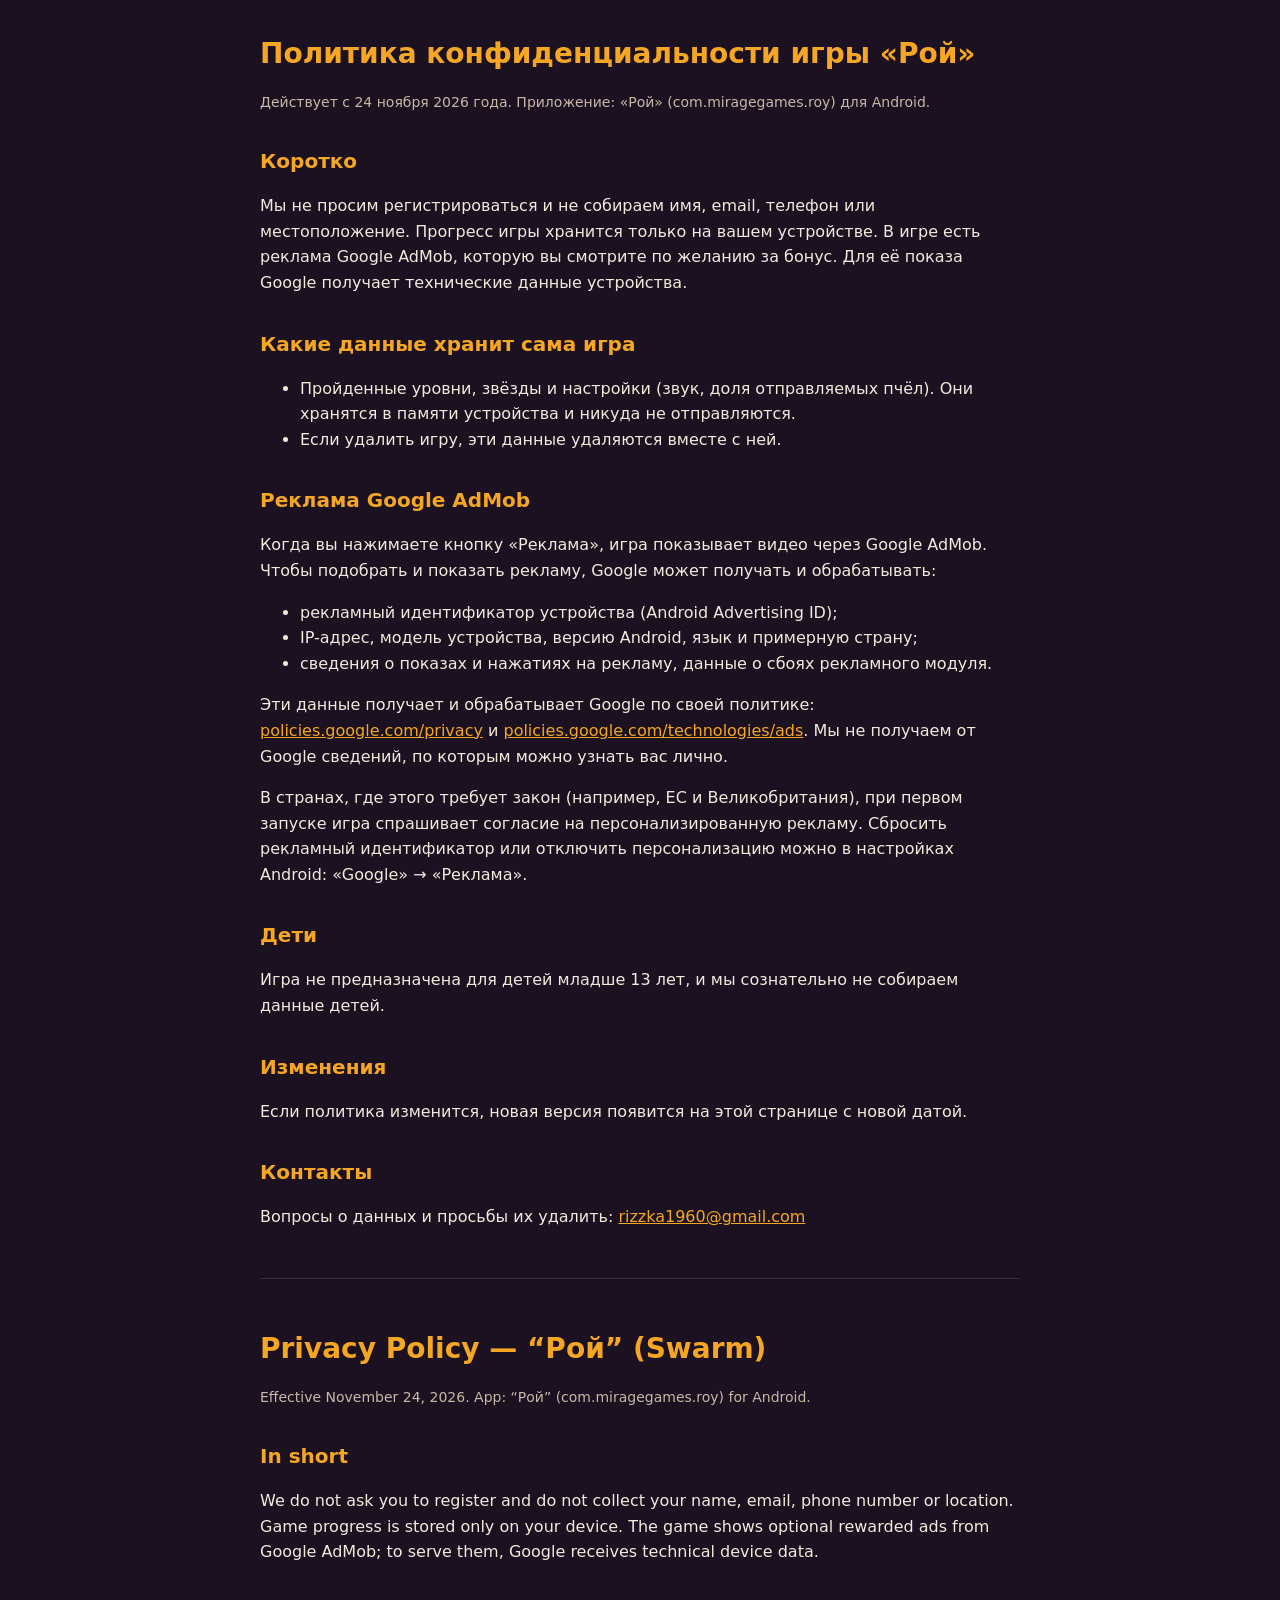
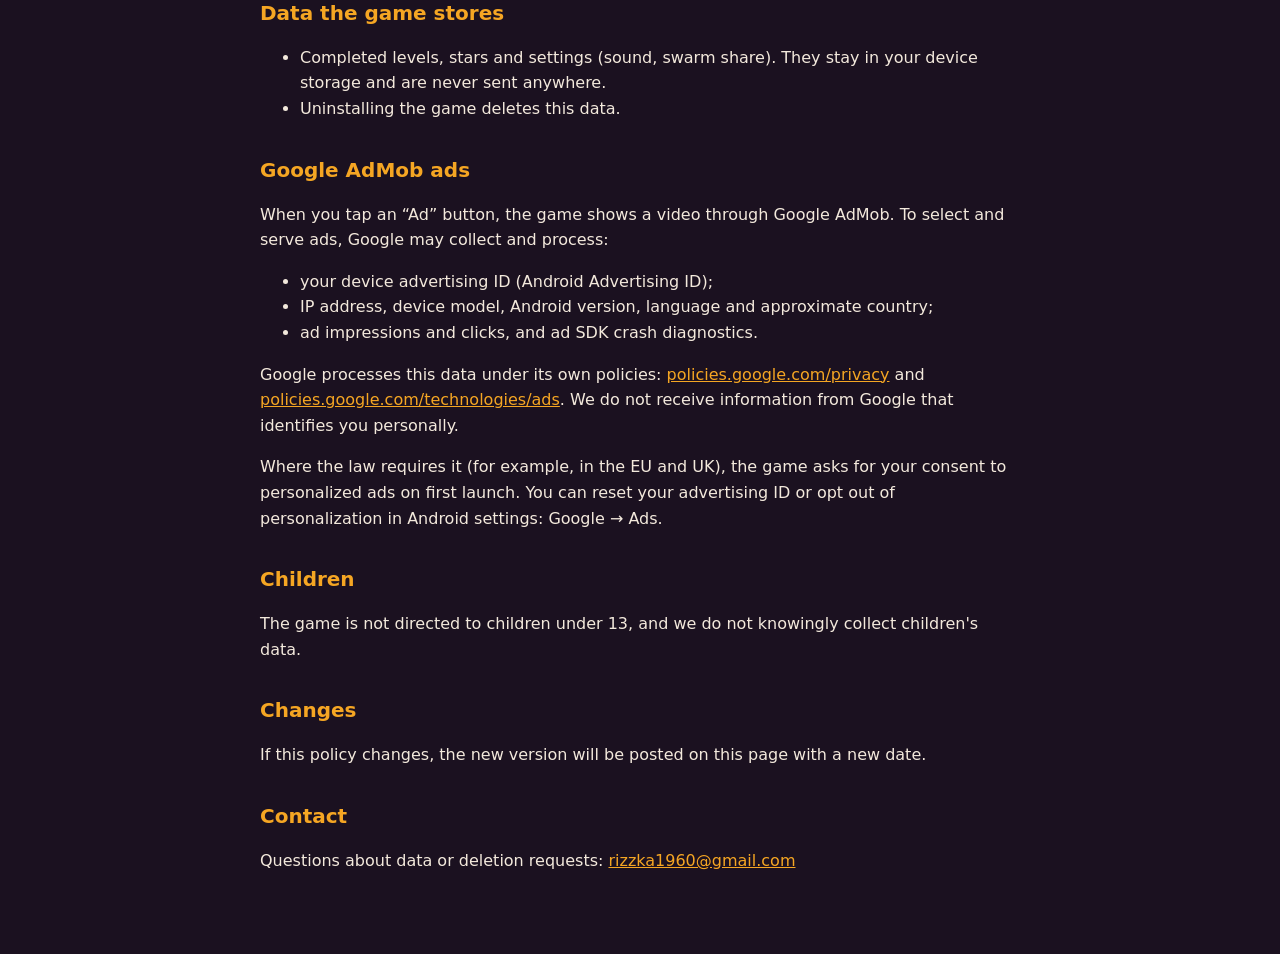
<file: roy/privacy.html>
<!doctype html>
<html lang="ru">
<head>
<meta charset="utf-8">
<meta name="viewport" content="width=device-width, initial-scale=1">
<title>Рой — политика конфиденциальности</title>
<style>
  :root { --bg: #1b1120; --fg: #f3e9dc; --muted: #c9b8a6; --acc: #f5a623; --line: #3a2a3a; }
  body { margin: 0; background: var(--bg); color: var(--fg); font: 16px/1.6 system-ui, -apple-system, "Segoe UI", Roboto, sans-serif; }
  main { max-width: 760px; margin: 0 auto; padding: 32px 16px 64px; }
  h1 { color: var(--acc); font-size: 28px; margin: 0 0 4px; }
  h2 { color: var(--acc); font-size: 20px; margin: 32px 0 8px; }
  p, li { color: var(--fg); }
  .muted { color: var(--muted); font-size: 14px; }
  hr { border: 0; border-top: 1px solid var(--line); margin: 48px 0; }
  a { color: var(--acc); }
</style>
</head>
<body>
<main>
<h1>Политика конфиденциальности игры «Рой»</h1>
<p class="muted">Действует с 24 ноября 2026 года. Приложение: «Рой» (com.miragegames.roy) для Android.</p>

<h2>Коротко</h2>
<p>Мы не просим регистрироваться и не собираем имя, email, телефон или местоположение. Прогресс игры хранится только на вашем устройстве. В игре есть реклама Google AdMob, которую вы смотрите по желанию за бонус. Для её показа Google получает технические данные устройства.</p>

<h2>Какие данные хранит сама игра</h2>
<ul>
  <li>Пройденные уровни, звёзды и настройки (звук, доля отправляемых пчёл). Они хранятся в памяти устройства и никуда не отправляются.</li>
  <li>Если удалить игру, эти данные удаляются вместе с ней.</li>
</ul>

<h2>Реклама Google AdMob</h2>
<p>Когда вы нажимаете кнопку «Реклама», игра показывает видео через Google AdMob. Чтобы подобрать и показать рекламу, Google может получать и обрабатывать:</p>
<ul>
  <li>рекламный идентификатор устройства (Android Advertising ID);</li>
  <li>IP-адрес, модель устройства, версию Android, язык и примерную страну;</li>
  <li>сведения о показах и нажатиях на рекламу, данные о сбоях рекламного модуля.</li>
</ul>
<p>Эти данные получает и обрабатывает Google по своей политике: <a href="https://policies.google.com/privacy">policies.google.com/privacy</a> и <a href="https://policies.google.com/technologies/ads">policies.google.com/technologies/ads</a>. Мы не получаем от Google сведений, по которым можно узнать вас лично.</p>
<p>В странах, где этого требует закон (например, ЕС и Великобритания), при первом запуске игра спрашивает согласие на персонализированную рекламу. Сбросить рекламный идентификатор или отключить персонализацию можно в настройках Android: «Google» → «Реклама».</p>

<h2>Дети</h2>
<p>Игра не предназначена для детей младше 13 лет, и мы сознательно не собираем данные детей.</p>

<h2>Изменения</h2>
<p>Если политика изменится, новая версия появится на этой странице с новой датой.</p>

<h2>Контакты</h2>
<p>Вопросы о данных и просьбы их удалить: <a href="mailto:rizzka1960@gmail.com">rizzka1960@gmail.com</a></p>

<hr>

<h1 lang="en">Privacy Policy — “Рой” (Swarm)</h1>
<p class="muted" lang="en">Effective November 24, 2026. App: “Рой” (com.miragegames.roy) for Android.</p>
<div lang="en">
<h2>In short</h2>
<p>We do not ask you to register and do not collect your name, email, phone number or location. Game progress is stored only on your device. The game shows optional rewarded ads from Google AdMob; to serve them, Google receives technical device data.</p>

<h2>Data the game stores</h2>
<ul>
  <li>Completed levels, stars and settings (sound, swarm share). They stay in your device storage and are never sent anywhere.</li>
  <li>Uninstalling the game deletes this data.</li>
</ul>

<h2>Google AdMob ads</h2>
<p>When you tap an “Ad” button, the game shows a video through Google AdMob. To select and serve ads, Google may collect and process:</p>
<ul>
  <li>your device advertising ID (Android Advertising ID);</li>
  <li>IP address, device model, Android version, language and approximate country;</li>
  <li>ad impressions and clicks, and ad SDK crash diagnostics.</li>
</ul>
<p>Google processes this data under its own policies: <a href="https://policies.google.com/privacy">policies.google.com/privacy</a> and <a href="https://policies.google.com/technologies/ads">policies.google.com/technologies/ads</a>. We do not receive information from Google that identifies you personally.</p>
<p>Where the law requires it (for example, in the EU and UK), the game asks for your consent to personalized ads on first launch. You can reset your advertising ID or opt out of personalization in Android settings: Google → Ads.</p>

<h2>Children</h2>
<p>The game is not directed to children under 13, and we do not knowingly collect children's data.</p>

<h2>Changes</h2>
<p>If this policy changes, the new version will be posted on this page with a new date.</p>

<h2>Contact</h2>
<p>Questions about data or deletion requests: <a href="mailto:rizzka1960@gmail.com">rizzka1960@gmail.com</a></p>
</div>
</main>
</body>
</html>
</file>
<file: style.css>
:root {
  --bg: #02060c;
  --fg: #d6e6f5;
  --ice: #a9d6ff;
  --glow: #3d8fe0;
  --dim: #5d7186;
  --faint: #12233a;
  --mono: "IBM Plex Mono", "Consolas", "Courier New", monospace;
  --wide: "Michroma", "Eurostile", "Segoe UI", sans-serif;
}

* { box-sizing: border-box; }

html, body { margin: 0; padding: 0; }

body {
  background: var(--bg);
  background-image: radial-gradient(ellipse 90% 60% at 50% 0%, #0a1d33 0%, rgba(2,6,12,0) 70%);
  background-attachment: fixed;
  color: var(--fg);
  font-family: var(--mono);
  font-size: 15px;
  line-height: 1.7;
  min-height: 100vh;
  overflow-x: hidden;
}

/* language switching: only the active language is visible */
html[data-lang="ru"] [data-l="en"],
html[data-lang="en"] [data-l="ru"] { display: none !important; }

a { color: var(--fg); text-decoration: none; border-bottom: 1px solid var(--dim); transition: color .2s, border-color .2s; }
a:hover { color: var(--ice); border-color: var(--ice); }

::selection { background: var(--ice); color: var(--bg); }

/* ---------- atmosphere layers ---------- */
#noise {
  position: fixed; inset: 0; width: 100%; height: 100%;
  pointer-events: none; z-index: 50; opacity: .045; mix-blend-mode: screen;
}
.scanlines {
  position: fixed; inset: 0; pointer-events: none; z-index: 51;
  background: repeating-linear-gradient(to bottom, rgba(0,0,0,0) 0, rgba(0,0,0,0) 3px, rgba(0,0,0,.22) 4px);
}
.vignette {
  position: fixed; inset: 0; pointer-events: none; z-index: 52;
  background: radial-gradient(ellipse at center, rgba(0,0,0,0) 50%, rgba(0,0,0,.8) 100%);
}
body.flash { animation: flash .18s ease-out 1; }
@keyframes flash { 40% { filter: brightness(1.9) saturate(1.4) blur(.6px); } }

/* ---------- layout ---------- */
.wrap { max-width: 860px; margin: 0 auto; padding: 0 20px; position: relative; z-index: 2; }

header.top {
  display: flex; justify-content: space-between; align-items: center;
  padding: 22px 0; font-size: 12px; letter-spacing: .2em; text-transform: uppercase; color: var(--dim);
}
header.top nav { display: flex; gap: 18px; flex-wrap: wrap; }
header.top nav a { border: 0; color: var(--dim); }
header.top nav a:hover { color: var(--fg); }
header.top nav .here { color: var(--ice); }
.home-link { border: 0; color: var(--dim); font-family: var(--wide); letter-spacing: .3em; }

.lang { display: flex; gap: 2px; }
.lang button {
  background: none; border: 1px solid var(--faint); color: var(--dim);
  font: inherit; font-size: 11px; letter-spacing: .15em; padding: 3px 8px; cursor: pointer;
}
.lang button.on { color: var(--bg); background: var(--ice); border-color: var(--ice); }

section { padding: 70px 0; border-top: 1px solid var(--faint); }
section:first-of-type { border-top: 0; }

h2 {
  font-size: 12px; font-weight: 400; letter-spacing: .35em; text-transform: uppercase;
  color: var(--ice); margin: 0 0 28px;
}
h2::before { content: "— "; color: var(--dim); }

/* ---------- hero: mark + water reflection ---------- */
.hero { min-height: 92vh; display: flex; flex-direction: column; justify-content: center; align-items: center; text-align: center; padding: 20px 0 60px; }

.mark { width: min(460px, 88vw); }
.mark img { display: block; width: 100%; height: auto; }
.mark .real { animation: pulse 7s ease-in-out infinite; }
@keyframes pulse { 50% { filter: brightness(1.2) drop-shadow(0 0 26px rgba(61,143,224,.55)); } }

/* reflection: flipped, squashed, faded and rippled by the #water SVG filter */
.reflect {
  transform: scaleY(-1); filter: url(#water);
  -webkit-mask-image: linear-gradient(to top, #000 0%, rgba(0,0,0,0) 85%);
          mask-image: linear-gradient(to top, #000 0%, rgba(0,0,0,0) 85%);
}
.mark .reflect { opacity: .55; margin-top: -1px; height: 120px; object-fit: cover; object-position: bottom; }

.word {
  font-family: var(--wide); font-weight: 400; color: #cfe7ff;
  font-size: clamp(28px, 8vw, 62px); letter-spacing: .32em; margin: 34px 0 0 .32em; line-height: 1.15;
  text-shadow: 0 0 18px rgba(120,190,255,.45);
}
.word.reflect { margin-top: 0; opacity: .4; }
.word.shiver { animation: shiver .35s steps(4) 1; }
@keyframes shiver {
  0% { translate: 0 0; }
  33% { translate: -4px 0; }
  66% { translate: 3px 0; }
  100% { translate: 0 0; }
}

.sub { color: var(--dim); letter-spacing: .4em; font-size: 11px; text-transform: uppercase; margin-top: 18px; }

.message { max-width: 560px; margin: 36px auto 0; text-align: left; min-height: 9em; }
.message p { margin: 0 0 .9em; }
.typed::after { content: "▍"; animation: blink 1s steps(1) infinite; margin-left: 2px; color: var(--ice); }
@keyframes blink { 50% { opacity: 0; } }

.scroll-hint { margin-top: 30px; font-size: 11px; letter-spacing: .4em; color: var(--dim); animation: breathe 3s infinite; }
@keyframes breathe { 50% { opacity: .35; } }

/* hidden-on-dark text: visible only when selected */
.void { color: var(--bg); }
.void::selection { color: var(--ice); background: var(--bg); }

/* ---------- countdown ---------- */
.countdown { display: flex; gap: clamp(10px, 4vw, 34px); flex-wrap: wrap; }
.countdown .cell { min-width: 70px; }
.countdown .num { font-family: var(--wide); font-size: clamp(30px, 7vw, 54px); line-height: 1; font-variant-numeric: tabular-nums; color: #e3f2ff; text-shadow: 0 0 14px rgba(120,190,255,.35); }
.countdown .lbl { font-size: 11px; letter-spacing: .3em; color: var(--dim); text-transform: uppercase; margin-top: 10px; }
.countdown .sep { font-family: var(--wide); font-size: clamp(30px, 7vw, 54px); line-height: 1; color: var(--glow); animation: blink 1s steps(1) infinite; }
.signal-note { color: var(--dim); margin-top: 26px; font-size: 13px; }

/* ---------- channels ---------- */
.channels { display: grid; grid-template-columns: repeat(auto-fit, minmax(240px, 1fr)); gap: 16px; }
.channel {
  display: flex; align-items: center; gap: 16px; padding: 20px; border: 1px solid var(--faint);
  background: linear-gradient(180deg, rgba(61,143,224,.07), rgba(61,143,224,0)); transition: border-color .2s, transform .2s;
}
.channel:hover { border-color: var(--ice); transform: translateY(-2px); color: var(--fg); }
.channel .ava { position: relative; width: 56px; height: 56px; flex: none; }
.channel .ava img { width: 56px; height: 56px; border-radius: 50%; display: block; box-shadow: 0 0 0 1px var(--faint), 0 0 16px rgba(61,143,224,.35); }
.channel .yt { position: absolute; right: -6px; bottom: -2px; width: 24px; filter: drop-shadow(0 1px 2px #000); }
.channel b { display: block; font-size: 16px; letter-spacing: .05em; }
.channel small { color: var(--dim); font-size: 12px; }
.yt-note { color: var(--dim); font-size: 12px; margin-top: 22px; }

/* ---------- gate (puzzles teaser + page) ---------- */
.gate { border: 1px solid var(--faint); padding: 30px; background: rgba(6,20,36,.45); }
.gate .status { color: var(--ice); letter-spacing: .3em; font-size: 13px; }
.gate .status::before { content: "◉ "; animation: blink 1.4s steps(1) infinite; }
.btn {
  display: inline-block; margin-top: 18px; padding: 10px 22px; border: 1px solid var(--ice);
  letter-spacing: .25em; font-size: 12px; text-transform: uppercase; background: none; color: var(--ice); font-family: inherit; cursor: pointer;
}
.btn:hover { background: var(--ice); color: var(--bg); border-color: var(--ice); }

.keyform { display: flex; margin-top: 26px; max-width: 460px; }
.keyform input {
  flex: 1; background: transparent; border: 1px solid var(--dim); border-right: 0; color: var(--fg);
  font: inherit; padding: 10px 14px; letter-spacing: .15em; outline: none; min-width: 0;
}
.keyform input:focus { border-color: var(--ice); }
.keyform .btn { margin: 0; }
.verdict { min-height: 1.7em; margin-top: 14px; color: var(--ice); letter-spacing: .1em; }
.shake { animation: shake .3s 1; }
@keyframes shake { 25% { transform: translateX(-6px); } 75% { transform: translateX(6px); } }

.page-title { font-family: var(--wide); font-weight: 400; font-size: clamp(28px, 7vw, 52px); letter-spacing: .25em; margin: 10px 0 0; line-height: 1.15; color: #cfe7ff; text-shadow: 0 0 18px rgba(120,190,255,.4); }
.page-title.reflect { margin: 0; opacity: .3; }

/* ---------- I · lift ---------- */
.intro { max-width: 620px; margin: 30px 0 40px; }
.lift { display: grid; grid-template-columns: 1fr 190px; gap: 34px; align-items: start; }
.logbook h2 { margin-bottom: 16px; }
.spec { color: var(--dim); font-size: 13px; }
.entry { border-left: 2px solid var(--faint); padding: 4px 0 4px 18px; margin: 22px 0; }
.entry .stamp { font-size: 12px; letter-spacing: .25em; color: var(--ice); }
.entry p { margin: 6px 0 0; }

.panel {
  position: sticky; top: 24px; padding: 20px 18px 16px; border-radius: 14px;
  background: linear-gradient(160deg, #1b2a3b, #0b1622 60%, #101e2d);
  border: 1px solid #2a3f57; box-shadow: inset 0 1px 0 rgba(255,255,255,.06), 0 20px 40px rgba(0,0,0,.5);
}
.panel .display {
  font-family: var(--wide); text-align: center; font-size: 30px; letter-spacing: .1em; color: #ff5a3c;
  background: #050505; border-radius: 6px; padding: 8px 0; margin-bottom: 18px; text-shadow: 0 0 10px rgba(255,90,60,.7);
  font-variant-numeric: tabular-nums;
}
.panel .buttons { display: grid; grid-template-columns: 1fr 1fr; gap: 12px; justify-items: center; }
.panel button {
  width: 56px; height: 56px; border-radius: 50%; cursor: pointer; font: 600 15px var(--mono); color: #b9c8d8;
  background: radial-gradient(circle at 35% 30%, #3a4b5e, #18232f 70%); border: 2px solid #4a5d72;
  box-shadow: 0 3px 0 #070c12, inset 0 1px 1px rgba(255,255,255,.15); transition: transform .05s;
}
.panel button:active { transform: translateY(2px); box-shadow: 0 1px 0 #070c12; }
.panel button.lit { color: #fff; border-color: var(--ice); box-shadow: 0 0 14px var(--glow), inset 0 0 10px rgba(169,214,255,.5); }
.panel .b13 {
  display: block; margin: 16px auto 0; color: #ffb3a6; border-color: #b8322a;
  box-shadow: 0 0 18px rgba(255,60,40,.6), inset 0 0 8px rgba(255,60,40,.5); animation: breathe 1.6s infinite;
}
.panel .b13[hidden] { display: none; }
.panel-foot { text-align: center; color: var(--dim); font-size: 11px; letter-spacing: .2em; margin-top: 16px; text-transform: uppercase; }
.panel.arrive { animation: shake .5s 2; }

.reveal { margin-top: 50px; border: 1px solid #5a1f1f; padding: 28px; background: rgba(90,10,10,.18); box-shadow: 0 0 40px rgba(180,20,20,.15) inset; }
.reveal .status { color: #ff6b5a; letter-spacing: .3em; font-size: 13px; }
.reveal-text { font-size: 16px; margin: 14px 0; }

.levels li a { border: 0; color: var(--fg); }
.levels li .open { color: var(--ice); }

.levels { list-style: none; padding: 0; margin: 34px 0 0; }
.levels li { display: flex; justify-content: space-between; padding: 12px 0; border-bottom: 1px dashed var(--faint); color: var(--dim); }
.levels li .lock { color: var(--glow); }

/* ---------- legal pages ---------- */
.doc { padding: 40px 0 80px; }
.doc h1 { font-size: clamp(26px, 5vw, 38px); letter-spacing: .05em; margin: 10px 0 4px; }
.doc .updated { color: var(--dim); font-size: 13px; margin-bottom: 40px; }
.doc h3 { font-size: 14px; letter-spacing: .15em; text-transform: uppercase; color: var(--ice); margin: 36px 0 10px; font-weight: 400; }
.doc ul, .doc ol { padding-left: 22px; }
.doc li { margin-bottom: 6px; }
.doc ol li { margin-bottom: 14px; }

/* ---------- footer ---------- */
footer {
  border-top: 1px solid var(--faint); padding: 34px 0 50px; color: var(--dim); font-size: 12px; position: relative; z-index: 2;
}
footer .links { display: flex; gap: 20px; flex-wrap: wrap; margin-bottom: 14px; }
footer .links a { color: var(--dim); }
footer p { margin: 6px 0; }

.svgdefs { position: absolute; width: 0; height: 0; overflow: hidden; }

@media (max-width: 560px) {
  body { font-size: 14px; }
  .wrap { padding: 0 16px; }
  header.top { flex-direction: column; gap: 12px; align-items: flex-start; }
  section { padding: 52px 0; }
  .gate { padding: 22px; }
  .countdown .sep { display: none; }
  .lift { grid-template-columns: 1fr; }
  .panel { position: static; max-width: 220px; margin: 0 auto; }
  .word { letter-spacing: .2em; margin-left: .2em; }
  .mark .reflect { height: 80px; }
}

@media (prefers-reduced-motion: reduce) {
  *, *::before, *::after { animation: none !important; transition: none !important; }
}
</file>
